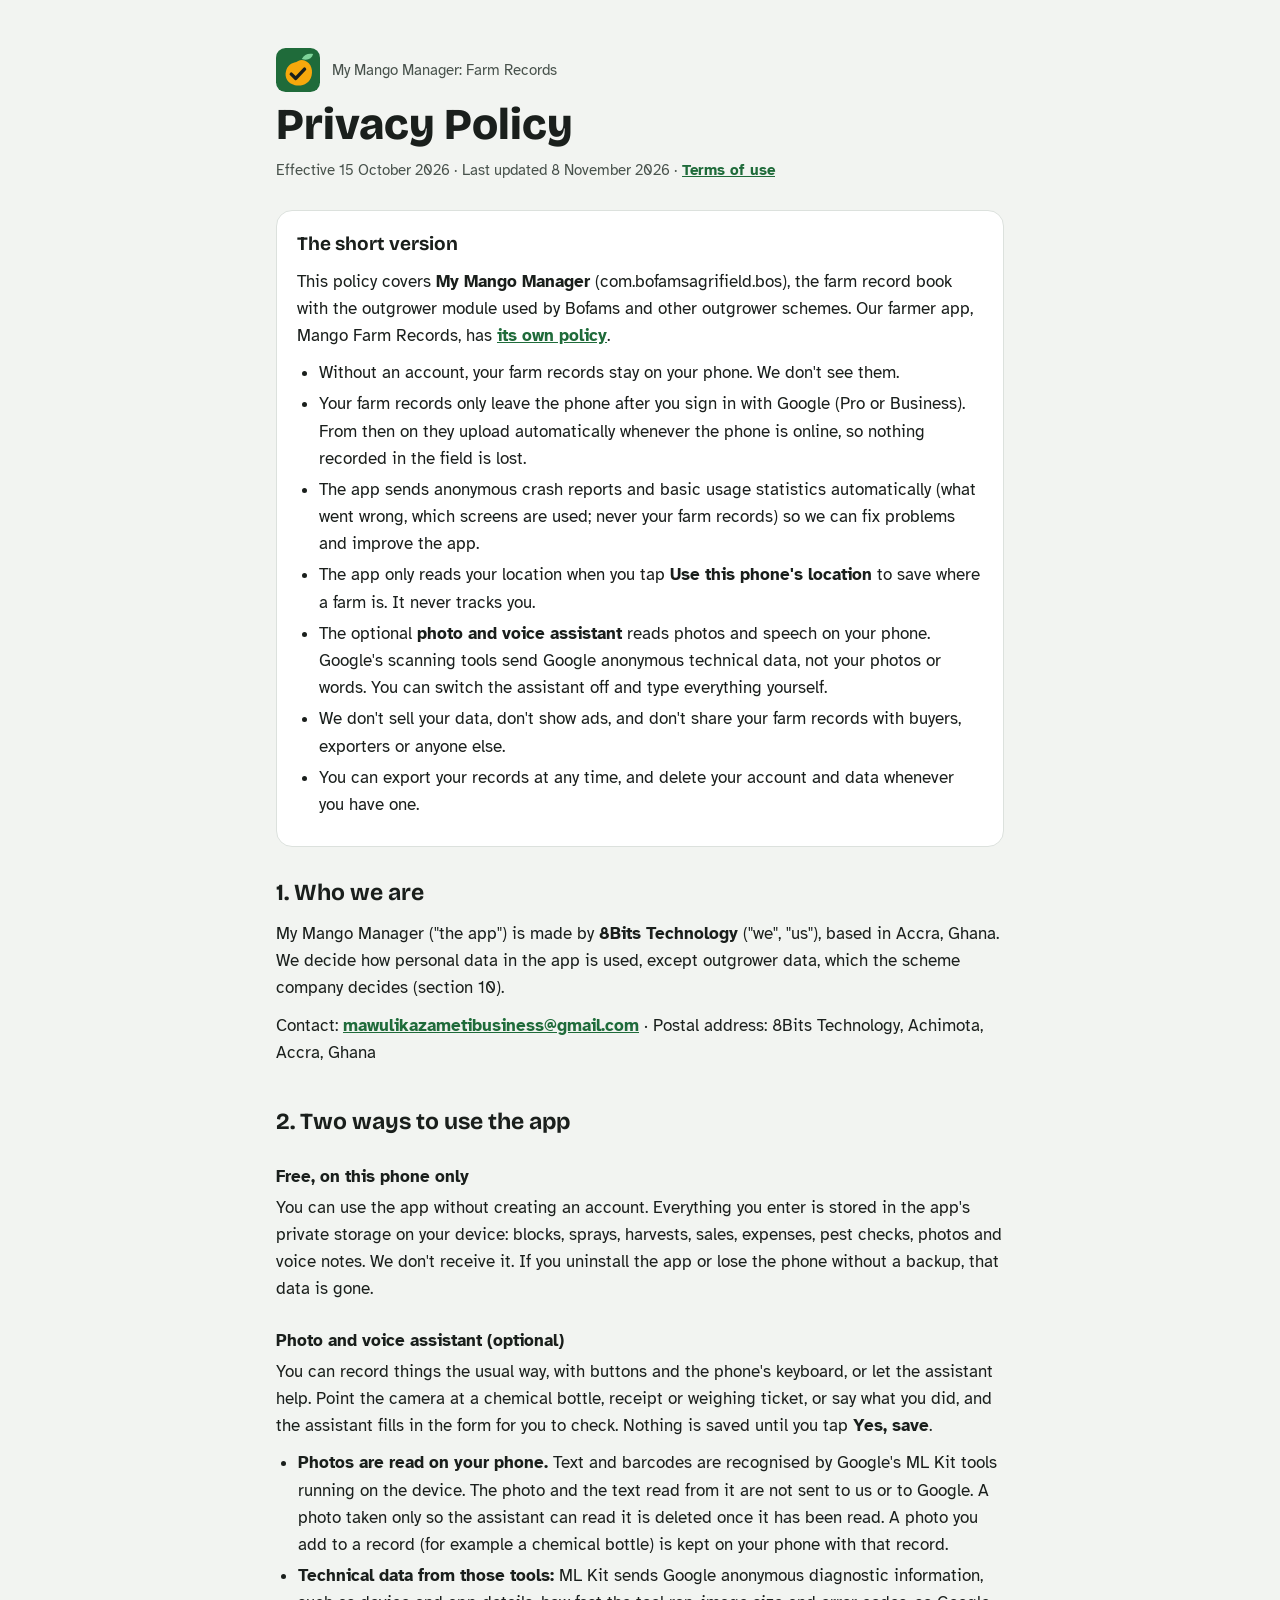
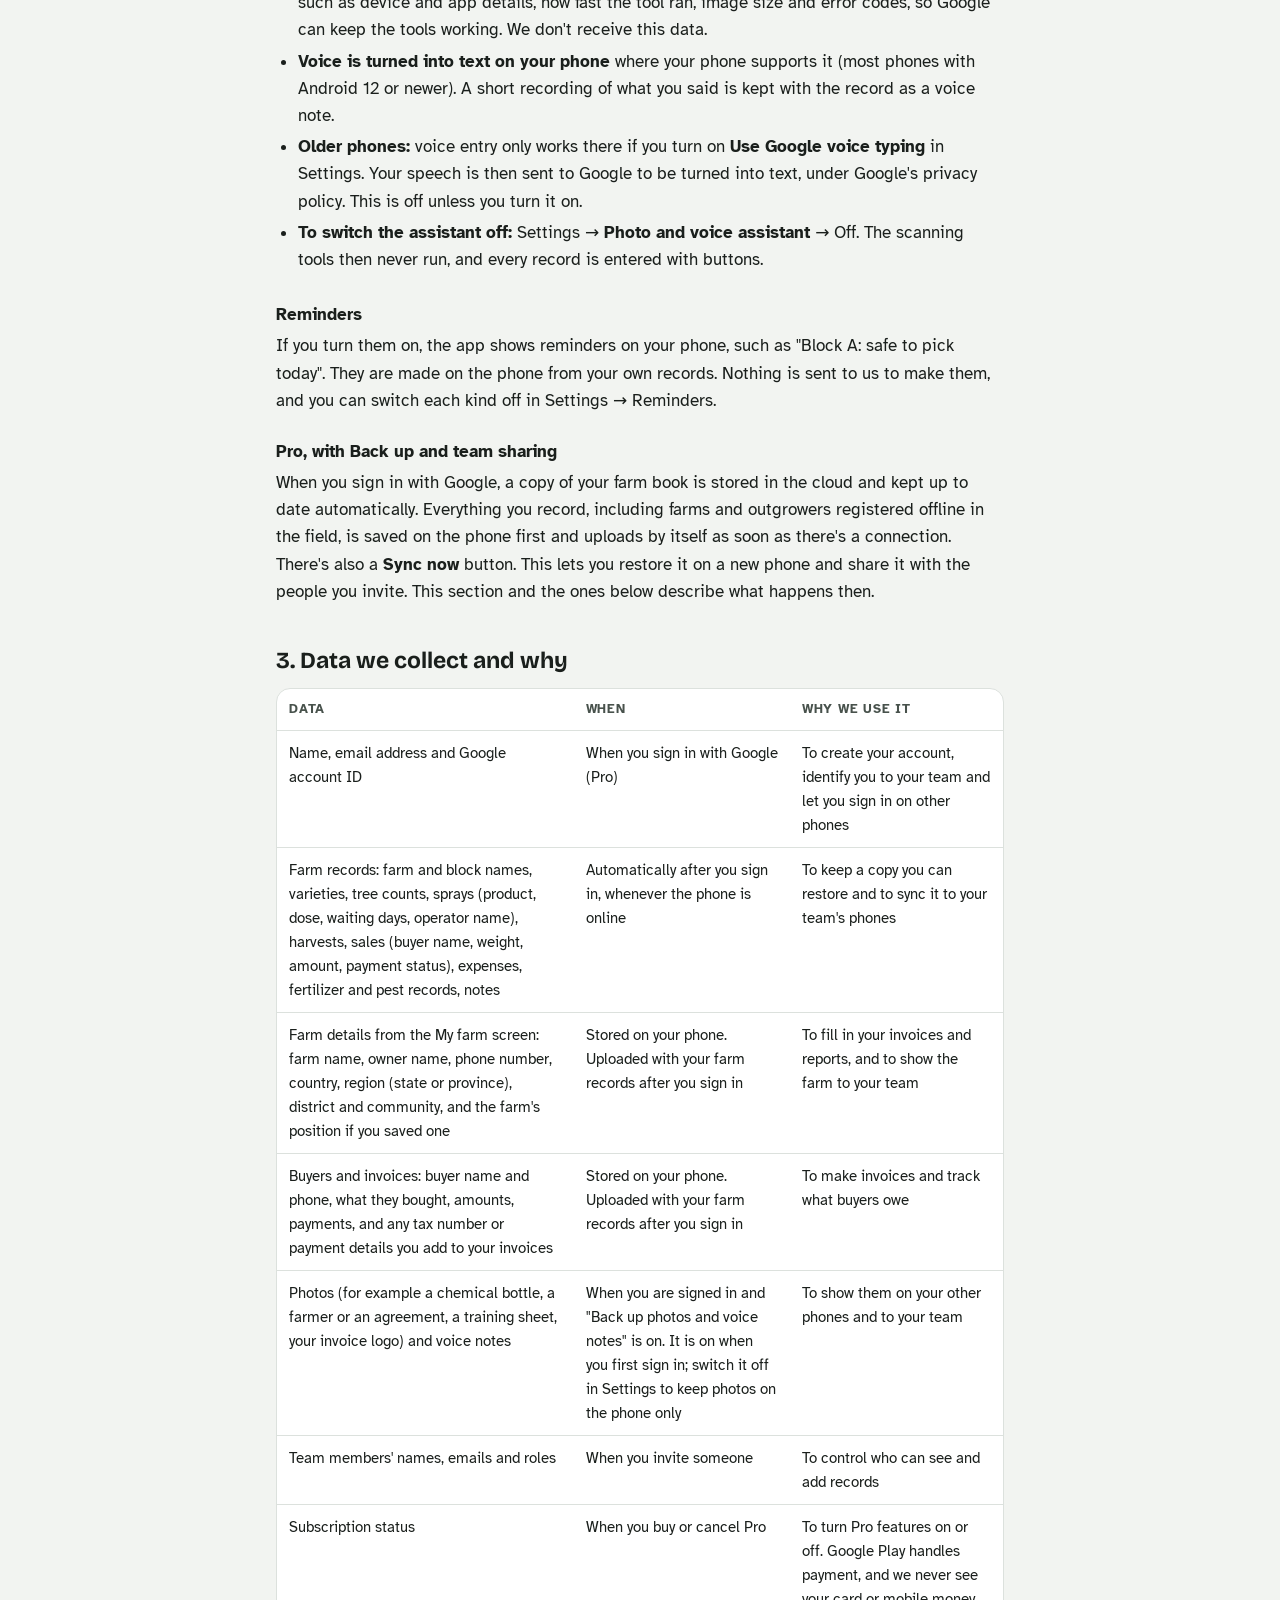
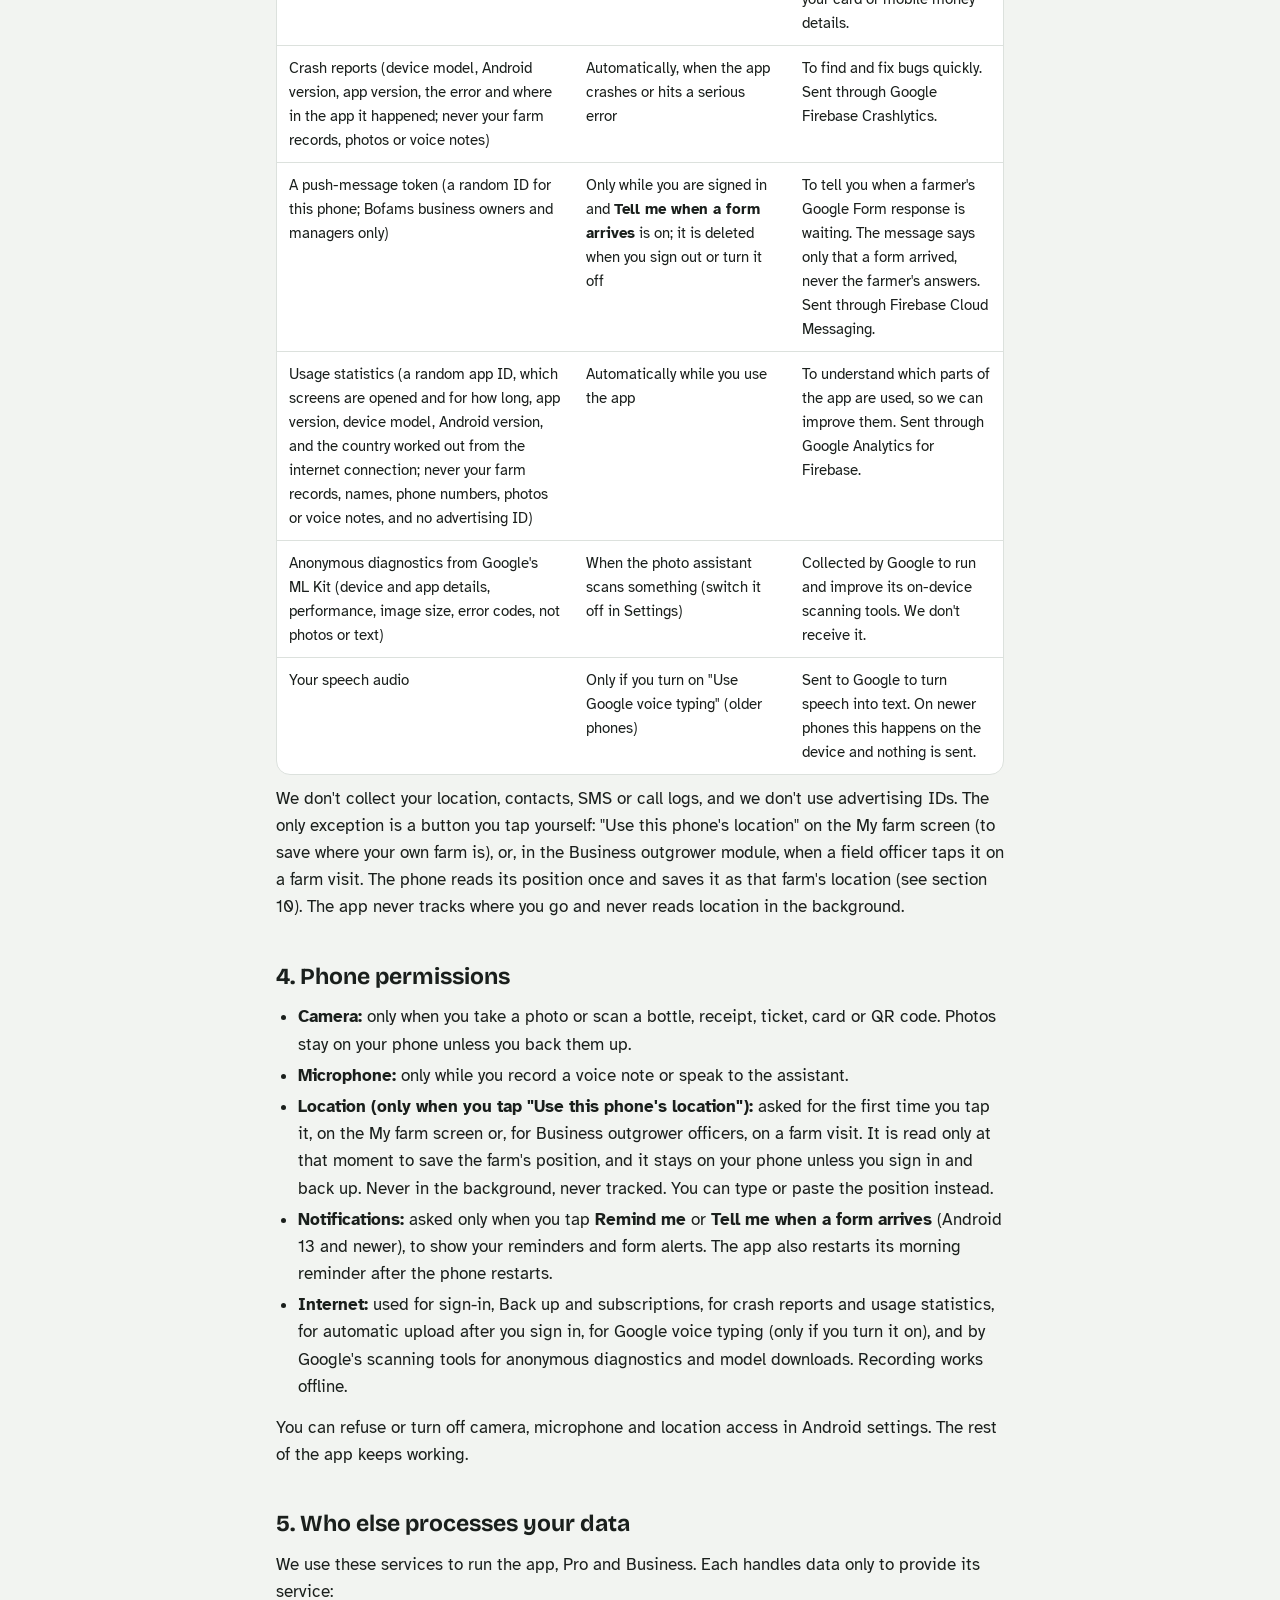
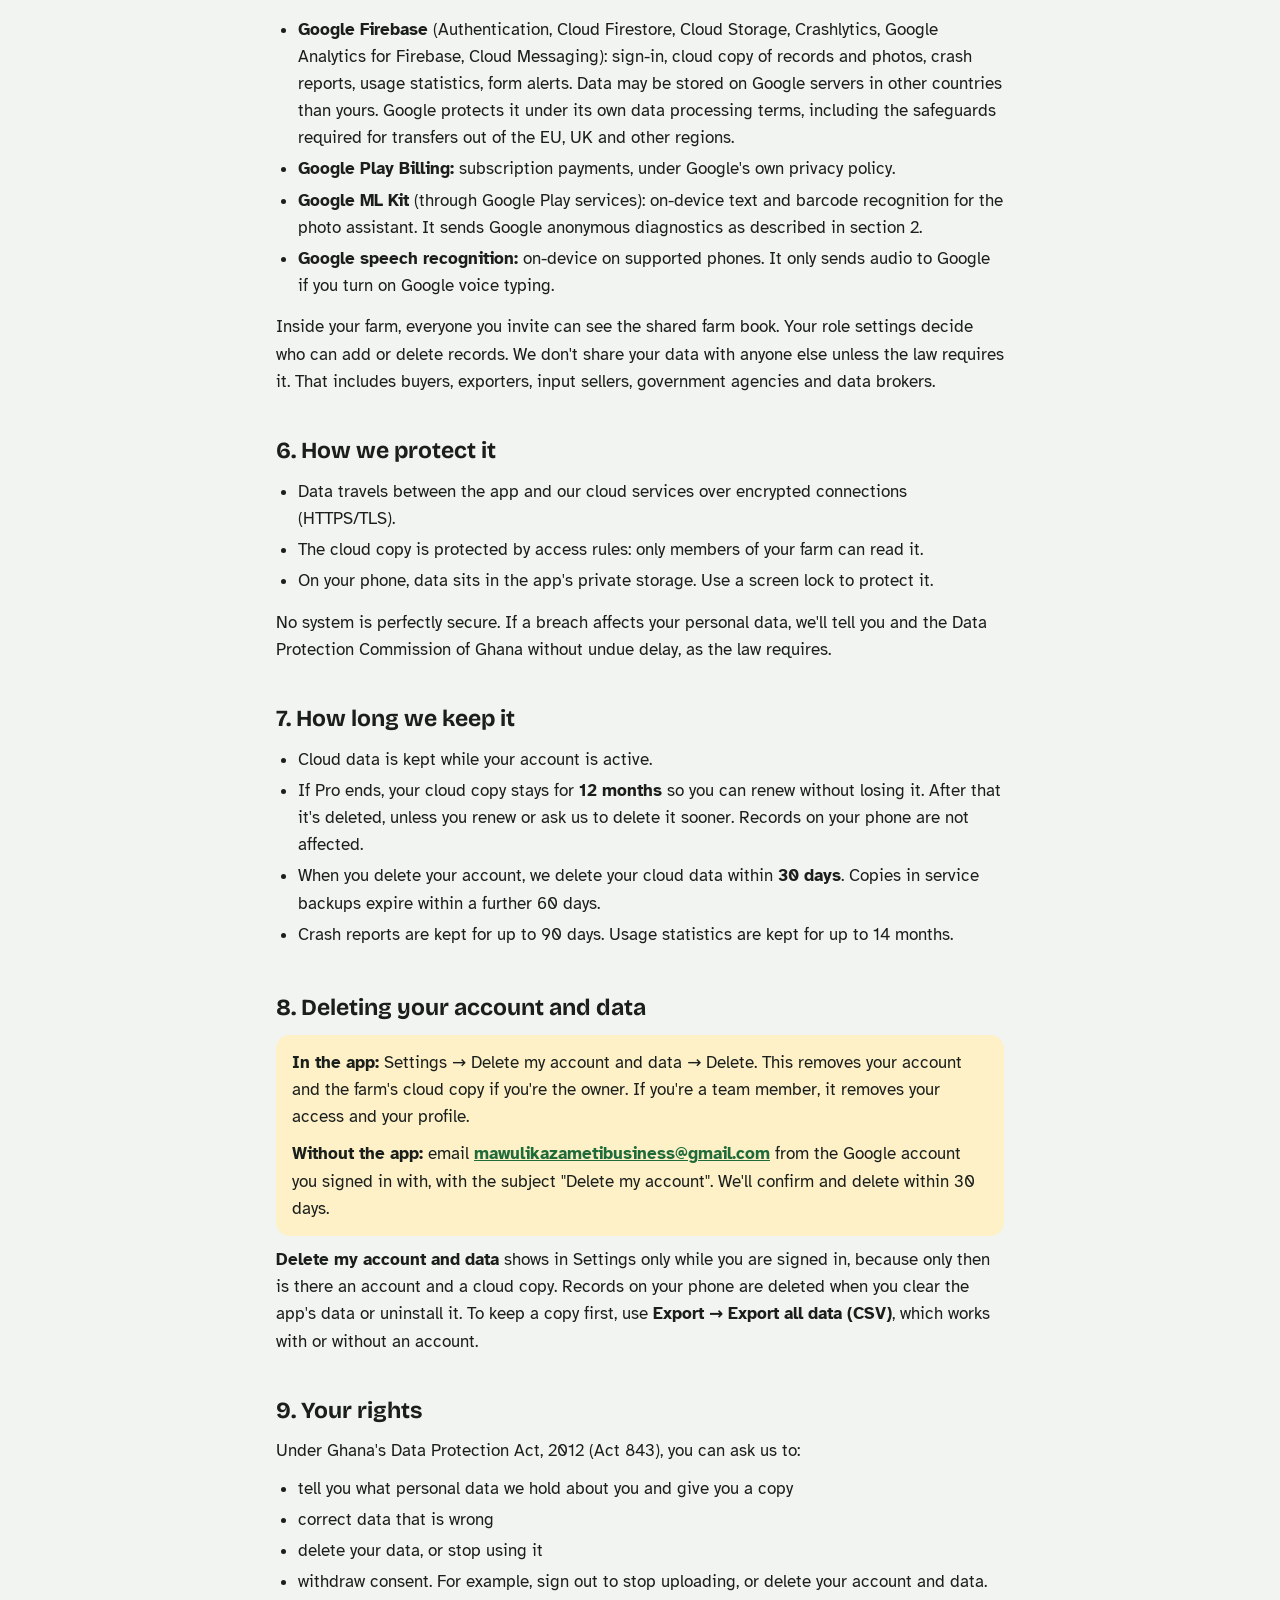
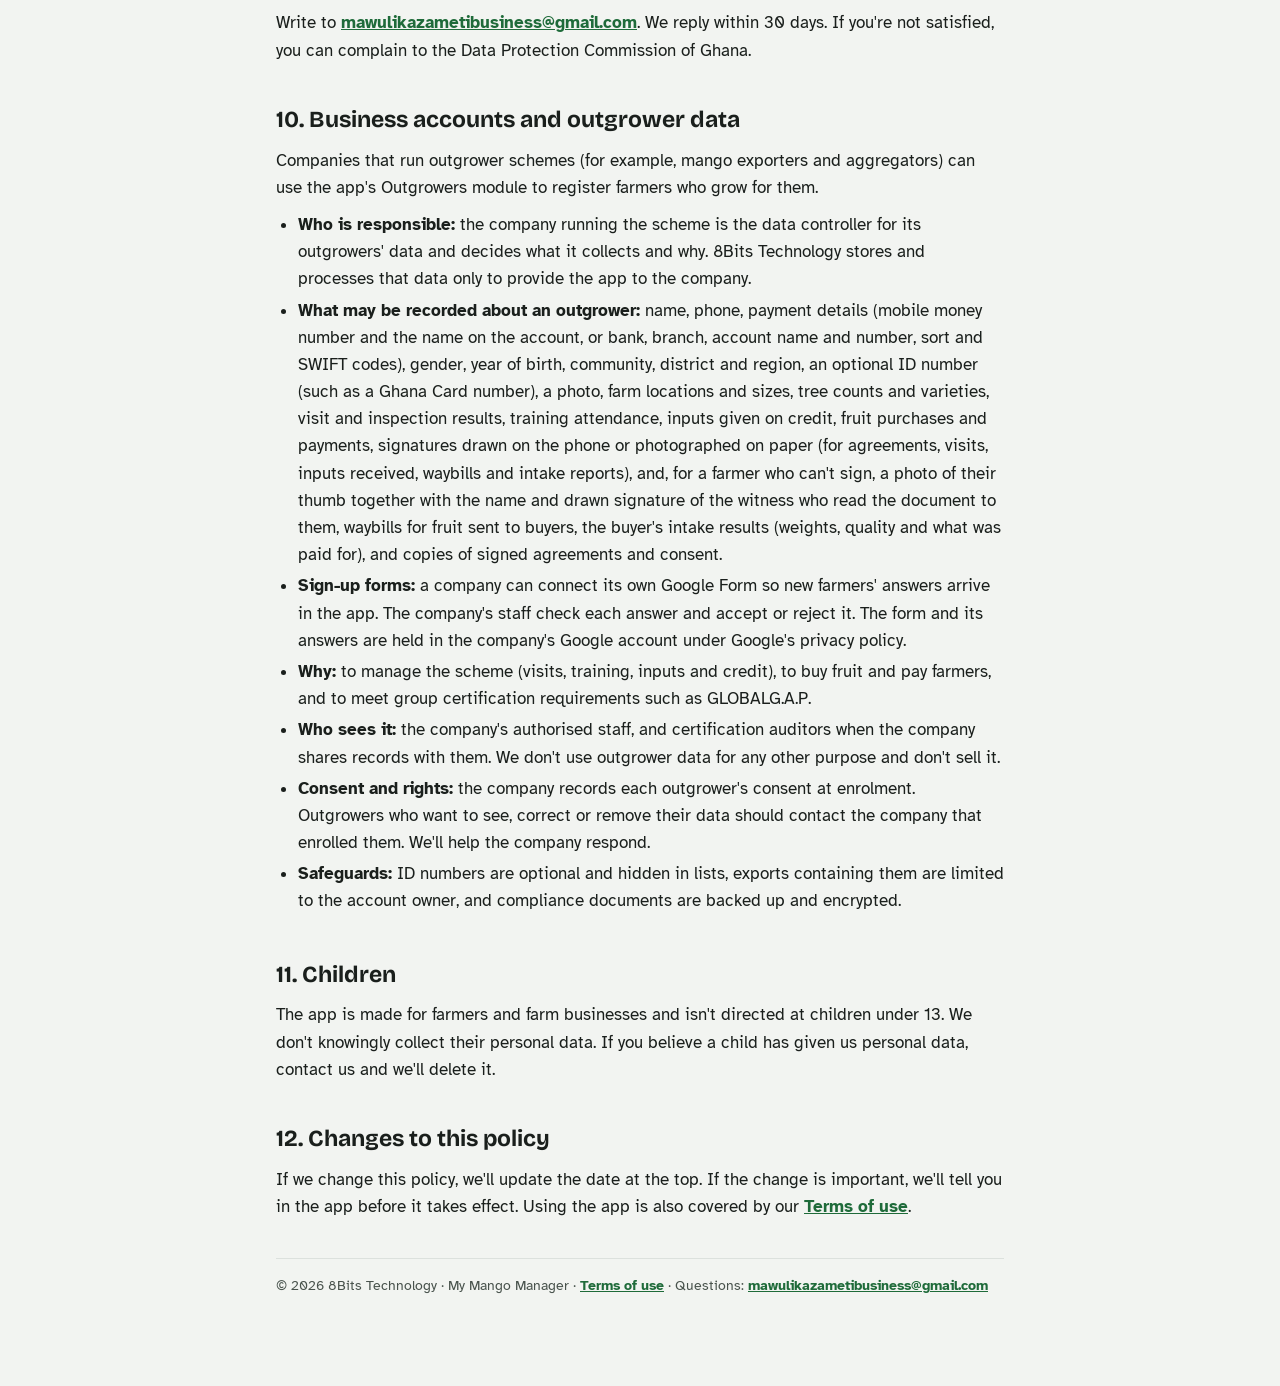
<file: bosprivacy.html>
<!doctype html>
<html lang="en">
<head>
<meta charset="utf-8">
<meta name="viewport" content="width=device-width,initial-scale=1,viewport-fit=cover">
<title>My Mango Manager Privacy Policy</title>
<meta name="description" content="How My Mango Manager handles your farm records and personal data.">
<link rel="stylesheet" href="https://fonts.googleapis.com/css2?family=Atkinson+Hyperlegible:wght@400;700&family=Bricolage+Grotesque:opsz,wght@12..96,700;12..96,800&display=swap">
<style>
/* Layout: single readable column, summary table up top, numbered policy sections below */
:root{
  --bg:#F2F4F1; --surface:#FFFFFF; --fg:#1A1F1C; --muted:#48524C; --line:#DCE1DD;
  --leaf:#1F6B3A; --mango:#F2A007; --mango-soft:#FEF0C7;
  --f-display:"Bricolage Grotesque","Segoe UI",system-ui,sans-serif;
  --f-body:"Atkinson Hyperlegible",system-ui,-apple-system,"Segoe UI",sans-serif;
}
@media (prefers-color-scheme: dark){:root:not([data-theme="light"]){
  --bg:#0F1612; --surface:#17211B; --fg:#E7EEE9; --muted:#A3B1A8; --line:#2A3A30;
  --leaf:#6FD08A; --mango:#F5AD33; --mango-soft:#3A2A0C; color-scheme:dark}}
:root[data-theme="dark"]{
  --bg:#0F1612; --surface:#17211B; --fg:#E7EEE9; --muted:#A3B1A8; --line:#2A3A30;
  --leaf:#6FD08A; --mango:#F5AD33; --mango-soft:#3A2A0C; color-scheme:dark}
*{box-sizing:border-box}
body{background:var(--bg);color:var(--fg);font-family:var(--f-body);font-size:17px;line-height:1.6}
.wrap{max-width:760px;margin:0 auto;padding-block:40px 80px;padding-left:max(16px,env(safe-area-inset-left,0px));padding-right:max(16px,env(safe-area-inset-right,0px));display:flex;flex-direction:column;gap:28px}
header{display:flex;flex-direction:column;gap:10px}
.brand{display:flex;align-items:center;gap:12px}
h1{font-family:var(--f-display);font-weight:800;font-size:clamp(30px,6vw,44px);line-height:1.05;margin:0;text-wrap:balance}
.meta{color:var(--muted);font-size:15px}
h2{font-family:var(--f-display);font-weight:700;font-size:23px;margin:0 0 8px;text-wrap:balance}
h3{font-size:17px;margin:14px 0 4px}
section{display:flex;flex-direction:column}
p{margin:0 0 10px;max-width:68ch}
ul{margin:0 0 10px;padding-left:22px;max-width:68ch}
li{margin-bottom:4px}
a{color:var(--leaf);font-weight:700}
a:focus-visible{outline:3px solid var(--mango);outline-offset:2px}
.summary{background:var(--surface);border:1px solid var(--line);border-radius:16px;padding:18px 20px}
.summary h2{font-size:19px}
.tablebox{overflow-x:auto;background:var(--surface);border:1px solid var(--line);border-radius:14px}
table{border-collapse:collapse;width:100%;min-width:560px;font-size:15px}
th,td{text-align:left;vertical-align:top;padding:10px 12px;border-top:1px solid var(--line)}
th{border-top:0;font-size:13px;letter-spacing:.06em;text-transform:uppercase;color:var(--muted)}
.callout{background:var(--mango-soft);border-radius:14px;padding:14px 16px}
.ph{background:var(--mango-soft);padding:0 4px;border-radius:4px}
footer{color:var(--muted);font-size:14px;border-top:1px solid var(--line);padding-top:16px}
</style>
</head>
<body>

<div class="wrap">
<header>
  <div class="brand">
    <svg width="44" height="44" viewBox="0 0 512 512" aria-hidden="true"><rect width="512" height="512" rx="112" fill="#1F6B3A"/><path d="M300 128c26-52 78-72 132-58-16 56-66 80-132 58z" fill="#7FD49A"/><path d="M300 140C392 148 436 236 414 322C394 410 304 452 220 432C138 412 96 342 116 270C130 214 172 180 214 170C246 162 270 140 300 140Z" fill="#F7A80C"/><path d="M178 304l52 50 102-108" stroke="#1A1F1C" stroke-width="40" stroke-linecap="round" stroke-linejoin="round" fill="none"/></svg>
    <span class="meta">My Mango Manager: Farm Records</span>
  </div>
  <h1>Privacy Policy</h1>
  <span class="meta">Effective 15 October 2026 · Last updated 8 November 2026 · <a href="/bosterms.html">Terms of use</a></span>
</header>

<div class="summary">
  <h2>The short version</h2>
  <p>This policy covers <b>My Mango Manager</b> (com.bofamsagrifield.bos), the farm record book with the outgrower module used by Bofams and other outgrower schemes. Our farmer app, Mango Farm Records, has <a href="/mangoprivacy.html">its own policy</a>.</p>
  <ul>
    <li>Without an account, your farm records stay on your phone. We don't see them.</li>
    <li>Your farm records only leave the phone after you sign in with Google (Pro or Business). From then on they upload automatically whenever the phone is online, so nothing recorded in the field is lost.</li>
    <li>The app sends anonymous crash reports and basic usage statistics automatically (what went wrong, which screens are used; never your farm records) so we can fix problems and improve the app.</li>
    <li>The app only reads your location when you tap <b>Use this phone's location</b> to save where a farm is. It never tracks you.</li>
    <li>The optional <b>photo and voice assistant</b> reads photos and speech on your phone. Google's scanning tools send Google anonymous technical data, not your photos or words. You can switch the assistant off and type everything yourself.</li>
    <li>We don't sell your data, don't show ads, and don't share your farm records with buyers, exporters or anyone else.</li>
    <li>You can export your records at any time, and delete your account and data whenever you have one.</li>
  </ul>
</div>

<section>
  <h2>1. Who we are</h2>
  <p>My Mango Manager ("the app") is made by <b>8Bits Technology</b> ("we", "us"), based in Accra, Ghana. We decide how personal data in the app is used, except outgrower data, which the scheme company decides (section 10).</p>
  <p>Contact: <a href="mailto:mawulikazametibusiness@gmail.com">mawulikazametibusiness@gmail.com</a> · Postal address: 8Bits Technology, Achimota, Accra, Ghana</p>
</section>

<section>
  <h2>2. Two ways to use the app</h2>
  <h3>Free, on this phone only</h3>
  <p>You can use the app without creating an account. Everything you enter is stored in the app's private storage on your device: blocks, sprays, harvests, sales, expenses, pest checks, photos and voice notes. We don't receive it. If you uninstall the app or lose the phone without a backup, that data is gone.</p>
  <h3>Photo and voice assistant (optional)</h3>
  <p>You can record things the usual way, with buttons and the phone's keyboard, or let the assistant help. Point the camera at a chemical bottle, receipt or weighing ticket, or say what you did, and the assistant fills in the form for you to check. Nothing is saved until you tap <b>Yes, save</b>.</p>
  <ul>
    <li><b>Photos are read on your phone.</b> Text and barcodes are recognised by Google's ML Kit tools running on the device. The photo and the text read from it are not sent to us or to Google. A photo taken only so the assistant can read it is deleted once it has been read. A photo you add to a record (for example a chemical bottle) is kept on your phone with that record.</li>
    <li><b>Technical data from those tools:</b> ML Kit sends Google anonymous diagnostic information, such as device and app details, how fast the tool ran, image size and error codes, so Google can keep the tools working. We don't receive this data.</li>
    <li><b>Voice is turned into text on your phone</b> where your phone supports it (most phones with Android 12 or newer). A short recording of what you said is kept with the record as a voice note.</li>
    <li><b>Older phones:</b> voice entry only works there if you turn on <b>Use Google voice typing</b> in Settings. Your speech is then sent to Google to be turned into text, under Google's privacy policy. This is off unless you turn it on.</li>
    <li><b>To switch the assistant off:</b> Settings → <b>Photo and voice assistant</b> → Off. The scanning tools then never run, and every record is entered with buttons.</li>
  </ul>
  <h3>Reminders</h3>
  <p>If you turn them on, the app shows reminders on your phone, such as "Block A: safe to pick today". They are made on the phone from your own records. Nothing is sent to us to make them, and you can switch each kind off in Settings → Reminders.</p>
  <h3>Pro, with Back up and team sharing</h3>
  <p>When you sign in with Google, a copy of your farm book is stored in the cloud and kept up to date automatically. Everything you record, including farms and outgrowers registered offline in the field, is saved on the phone first and uploads by itself as soon as there's a connection. There's also a <b>Sync now</b> button. This lets you restore it on a new phone and share it with the people you invite. This section and the ones below describe what happens then.</p>
</section>

<section>
  <h2>3. Data we collect and why</h2>
  <div class="tablebox">
  <table>
    <thead><tr><th>Data</th><th>When</th><th>Why we use it</th></tr></thead>
    <tbody>
      <tr><td>Name, email address and Google account ID</td><td>When you sign in with Google (Pro)</td><td>To create your account, identify you to your team and let you sign in on other phones</td></tr>
      <tr><td>Farm records: farm and block names, varieties, tree counts, sprays (product, dose, waiting days, operator name), harvests, sales (buyer name, weight, amount, payment status), expenses, fertilizer and pest records, notes</td><td>Automatically after you sign in, whenever the phone is online</td><td>To keep a copy you can restore and to sync it to your team's phones</td></tr>
      <tr><td>Farm details from the My farm screen: farm name, owner name, phone number, country, region (state or province), district and community, and the farm's position if you saved one</td><td>Stored on your phone. Uploaded with your farm records after you sign in</td><td>To fill in your invoices and reports, and to show the farm to your team</td></tr>
      <tr><td>Buyers and invoices: buyer name and phone, what they bought, amounts, payments, and any tax number or payment details you add to your invoices</td><td>Stored on your phone. Uploaded with your farm records after you sign in</td><td>To make invoices and track what buyers owe</td></tr>
      <tr><td>Photos (for example a chemical bottle, a farmer or an agreement, a training sheet, your invoice logo) and voice notes</td><td>When you are signed in and "Back up photos and voice notes" is on. It is on when you first sign in; switch it off in Settings to keep photos on the phone only</td><td>To show them on your other phones and to your team</td></tr>
      <tr><td>Team members' names, emails and roles</td><td>When you invite someone</td><td>To control who can see and add records</td></tr>
      <tr><td>Subscription status</td><td>When you buy or cancel Pro</td><td>To turn Pro features on or off. Google Play handles payment, and we never see your card or mobile money details.</td></tr>
      <tr><td>Crash reports (device model, Android version, app version, the error and where in the app it happened; never your farm records, photos or voice notes)</td><td>Automatically, when the app crashes or hits a serious error</td><td>To find and fix bugs quickly. Sent through Google Firebase Crashlytics.</td></tr>
      <tr><td>A push-message token (a random ID for this phone; Bofams business owners and managers only)</td><td>Only while you are signed in and <b>Tell me when a form arrives</b> is on; it is deleted when you sign out or turn it off</td><td>To tell you when a farmer's Google Form response is waiting. The message says only that a form arrived, never the farmer's answers. Sent through Firebase Cloud Messaging.</td></tr>
      <tr><td>Usage statistics (a random app ID, which screens are opened and for how long, app version, device model, Android version, and the country worked out from the internet connection; never your farm records, names, phone numbers, photos or voice notes, and no advertising ID)</td><td>Automatically while you use the app</td><td>To understand which parts of the app are used, so we can improve them. Sent through Google Analytics for Firebase.</td></tr>
      <tr><td>Anonymous diagnostics from Google's ML Kit (device and app details, performance, image size, error codes, not photos or text)</td><td>When the photo assistant scans something (switch it off in Settings)</td><td>Collected by Google to run and improve its on-device scanning tools. We don't receive it.</td></tr>
      <tr><td>Your speech audio</td><td>Only if you turn on "Use Google voice typing" (older phones)</td><td>Sent to Google to turn speech into text. On newer phones this happens on the device and nothing is sent.</td></tr>
    </tbody>
  </table>
  </div>
  <p style="margin-top:10px">We don't collect your location, contacts, SMS or call logs, and we don't use advertising IDs. The only exception is a button you tap yourself: "Use this phone's location" on the My farm screen (to save where your own farm is), or, in the Business outgrower module, when a field officer taps it on a farm visit. The phone reads its position once and saves it as that farm's location (see section 10). The app never tracks where you go and never reads location in the background.</p>
</section>

<section>
  <h2>4. Phone permissions</h2>
  <ul>
    <li><b>Camera:</b> only when you take a photo or scan a bottle, receipt, ticket, card or QR code. Photos stay on your phone unless you back them up.</li>
    <li><b>Microphone:</b> only while you record a voice note or speak to the assistant.</li>
    <li><b>Location (only when you tap "Use this phone's location"):</b> asked for the first time you tap it, on the My farm screen or, for Business outgrower officers, on a farm visit. It is read only at that moment to save the farm's position, and it stays on your phone unless you sign in and back up. Never in the background, never tracked. You can type or paste the position instead.</li>
    <li><b>Notifications:</b> asked only when you tap <b>Remind me</b> or <b>Tell me when a form arrives</b> (Android 13 and newer), to show your reminders and form alerts. The app also restarts its morning reminder after the phone restarts.</li>
    <li><b>Internet:</b> used for sign-in, Back up and subscriptions, for crash reports and usage statistics, for automatic upload after you sign in, for Google voice typing (only if you turn it on), and by Google's scanning tools for anonymous diagnostics and model downloads. Recording works offline.</li>
  </ul>
  <p>You can refuse or turn off camera, microphone and location access in Android settings. The rest of the app keeps working.</p>
</section>

<section>
  <h2>5. Who else processes your data</h2>
  <p>We use these services to run the app, Pro and Business. Each handles data only to provide its service:</p>
  <ul>
    <li><b>Google Firebase</b> (Authentication, Cloud Firestore, Cloud Storage, Crashlytics, Google Analytics for Firebase, Cloud Messaging): sign-in, cloud copy of records and photos, crash reports, usage statistics, form alerts. Data may be stored on Google servers in other countries than yours. Google protects it under its own data processing terms, including the safeguards required for transfers out of the EU, UK and other regions.</li>
    <li><b>Google Play Billing:</b> subscription payments, under Google's own privacy policy.</li>
    <li><b>Google ML Kit</b> (through Google Play services): on-device text and barcode recognition for the photo assistant. It sends Google anonymous diagnostics as described in section 2.</li>
    <li><b>Google speech recognition:</b> on-device on supported phones. It only sends audio to Google if you turn on Google voice typing.</li>
  </ul>
  <p>Inside your farm, everyone you invite can see the shared farm book. Your role settings decide who can add or delete records. We don't share your data with anyone else unless the law requires it. That includes buyers, exporters, input sellers, government agencies and data brokers.</p>
</section>

<section>
  <h2>6. How we protect it</h2>
  <ul>
    <li>Data travels between the app and our cloud services over encrypted connections (HTTPS/TLS).</li>
    <li>The cloud copy is protected by access rules: only members of your farm can read it.</li>
    <li>On your phone, data sits in the app's private storage. Use a screen lock to protect it.</li>
  </ul>
  <p>No system is perfectly secure. If a breach affects your personal data, we'll tell you and the Data Protection Commission of Ghana without undue delay, as the law requires.</p>
</section>

<section>
  <h2>7. How long we keep it</h2>
  <ul>
    <li>Cloud data is kept while your account is active.</li>
    <li>If Pro ends, your cloud copy stays for <b>12 months</b> so you can renew without losing it. After that it's deleted, unless you renew or ask us to delete it sooner. Records on your phone are not affected.</li>
    <li>When you delete your account, we delete your cloud data within <b>30 days</b>. Copies in service backups expire within a further 60 days.</li>
    <li>Crash reports are kept for up to 90 days. Usage statistics are kept for up to 14 months.</li>
  </ul>
</section>

<section id="delete">
  <h2>8. Deleting your account and data</h2>
  <div class="callout">
    <p><b>In the app:</b> Settings → Delete my account and data → Delete. This removes your account and the farm's cloud copy if you're the owner. If you're a team member, it removes your access and your profile.</p>
    <p style="margin:0"><b>Without the app:</b> email <a href="mailto:mawulikazametibusiness@gmail.com">mawulikazametibusiness@gmail.com</a> from the Google account you signed in with, with the subject "Delete my account". We'll confirm and delete within 30 days.</p>
  </div>
  <p style="margin-top:10px"><b>Delete my account and data</b> shows in Settings only while you are signed in, because only then is there an account and a cloud copy. Records on your phone are deleted when you clear the app's data or uninstall it. To keep a copy first, use <b>Export → Export all data (CSV)</b>, which works with or without an account.</p>
</section>

<section>
  <h2>9. Your rights</h2>
  <p>Under Ghana's Data Protection Act, 2012 (Act 843), you can ask us to:</p>
  <ul>
    <li>tell you what personal data we hold about you and give you a copy</li>
    <li>correct data that is wrong</li>
    <li>delete your data, or stop using it</li>
    <li>withdraw consent. For example, sign out to stop uploading, or delete your account and data.</li>
  </ul>
  <p>Write to <a href="mailto:mawulikazametibusiness@gmail.com">mawulikazametibusiness@gmail.com</a>. We reply within 30 days. If you're not satisfied, you can complain to the Data Protection Commission of Ghana.</p>
</section>

<section id="business">
  <h2>10. Business accounts and outgrower data</h2>
  <p>Companies that run outgrower schemes (for example, mango exporters and aggregators) can use the app's Outgrowers module to register farmers who grow for them.</p>
  <ul>
    <li><b>Who is responsible:</b> the company running the scheme is the data controller for its outgrowers' data and decides what it collects and why. 8Bits Technology stores and processes that data only to provide the app to the company.</li>
    <li><b>What may be recorded about an outgrower:</b> name, phone, payment details (mobile money number and the name on the account, or bank, branch, account name and number, sort and SWIFT codes), gender, year of birth, community, district and region, an optional ID number (such as a Ghana Card number), a photo, farm locations and sizes, tree counts and varieties, visit and inspection results, training attendance, inputs given on credit, fruit purchases and payments, signatures drawn on the phone or photographed on paper (for agreements, visits, inputs received, waybills and intake reports), and, for a farmer who can't sign, a photo of their thumb together with the name and drawn signature of the witness who read the document to them, waybills for fruit sent to buyers, the buyer's intake results (weights, quality and what was paid for), and copies of signed agreements and consent.</li>
    <li><b>Sign-up forms:</b> a company can connect its own Google Form so new farmers' answers arrive in the app. The company's staff check each answer and accept or reject it. The form and its answers are held in the company's Google account under Google's privacy policy.</li>
    <li><b>Why:</b> to manage the scheme (visits, training, inputs and credit), to buy fruit and pay farmers, and to meet group certification requirements such as GLOBALG.A.P.</li>
    <li><b>Who sees it:</b> the company's authorised staff, and certification auditors when the company shares records with them. We don't use outgrower data for any other purpose and don't sell it.</li>
    <li><b>Consent and rights:</b> the company records each outgrower's consent at enrolment. Outgrowers who want to see, correct or remove their data should contact the company that enrolled them. We'll help the company respond.</li>
    <li><b>Safeguards:</b> ID numbers are optional and hidden in lists, exports containing them are limited to the account owner, and compliance documents are backed up and encrypted.</li>
  </ul>
</section>

<section>
  <h2>11. Children</h2>
  <p>The app is made for farmers and farm businesses and isn't directed at children under 13. We don't knowingly collect their personal data. If you believe a child has given us personal data, contact us and we'll delete it.</p>
</section>

<section>
  <h2>12. Changes to this policy</h2>
  <p>If we change this policy, we'll update the date at the top. If the change is important, we'll tell you in the app before it takes effect. Using the app is also covered by our <a href="/bosterms.html">Terms of use</a>.</p>
</section>

<footer>© 2026 8Bits Technology · My Mango Manager · <a href="/bosterms.html">Terms of use</a> · Questions: <a href="mailto:mawulikazametibusiness@gmail.com">mawulikazametibusiness@gmail.com</a></footer>
</div>
</body>
</html>
</file>
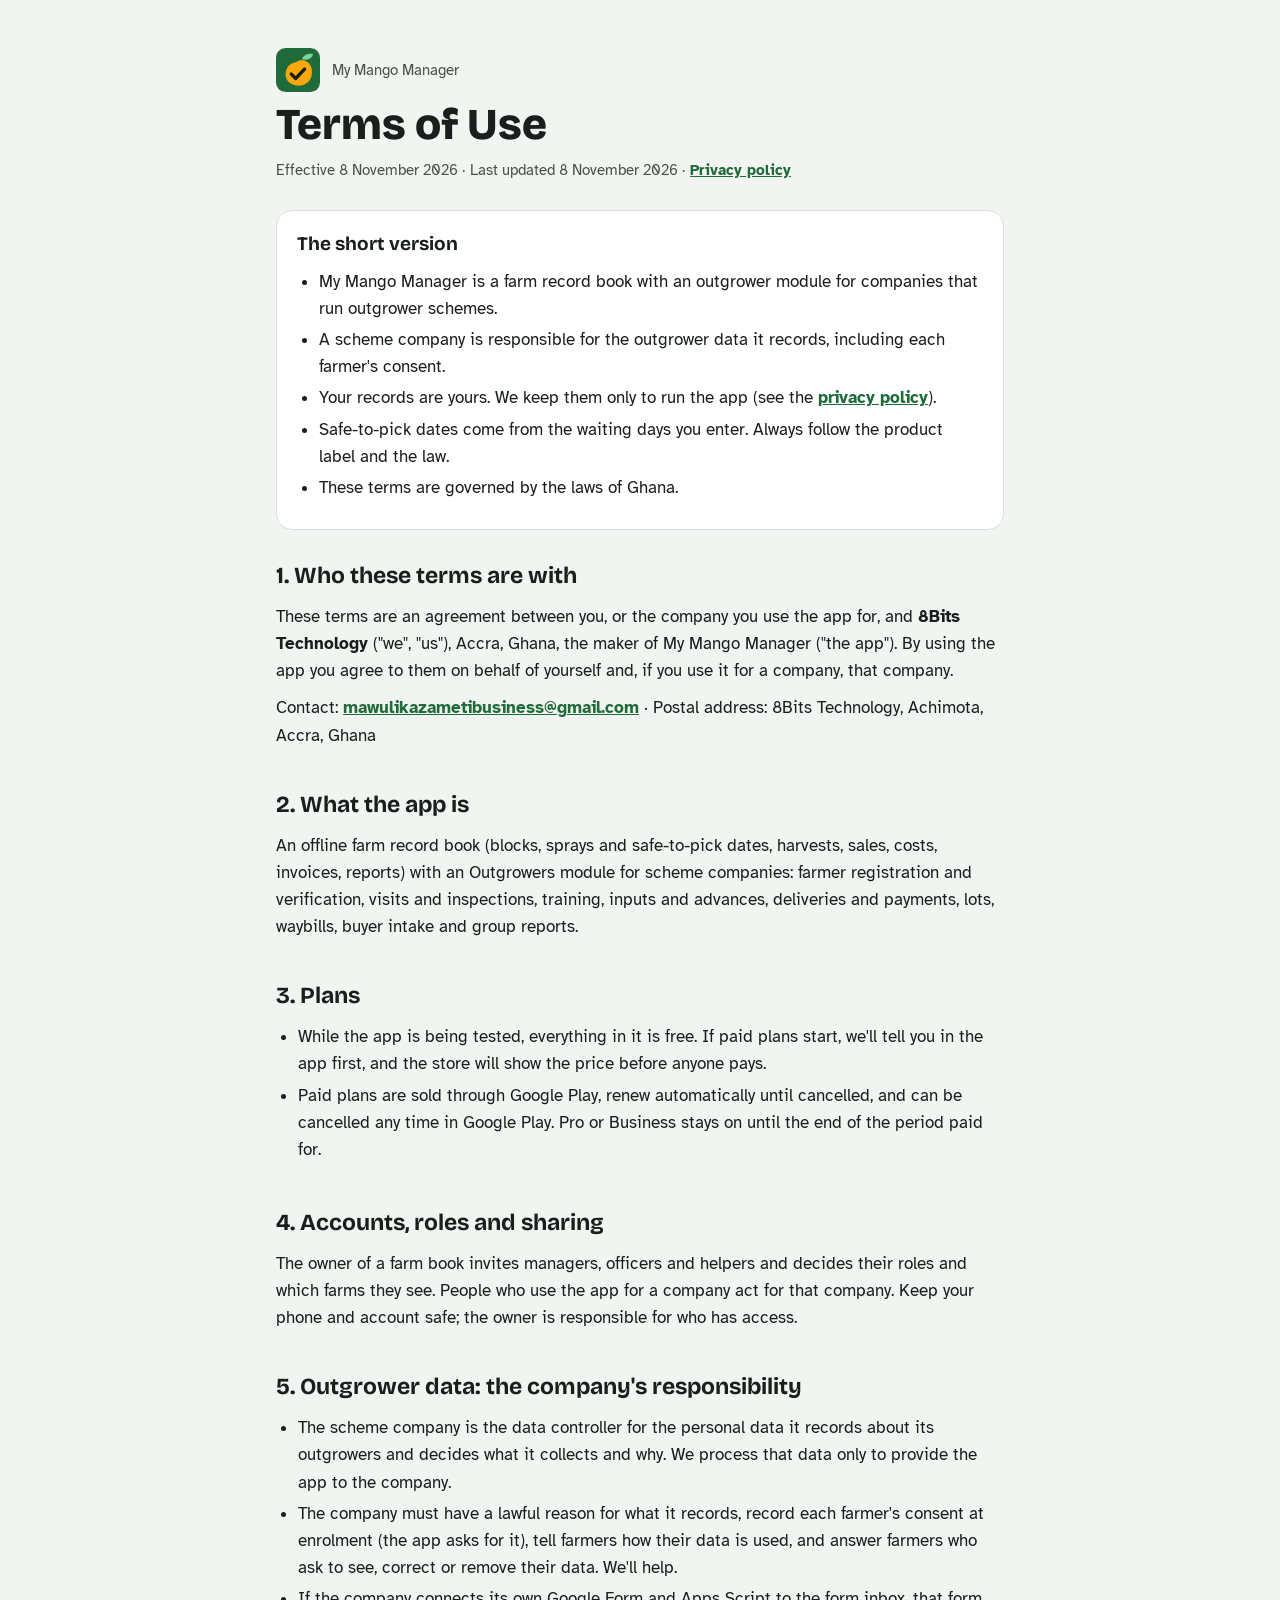
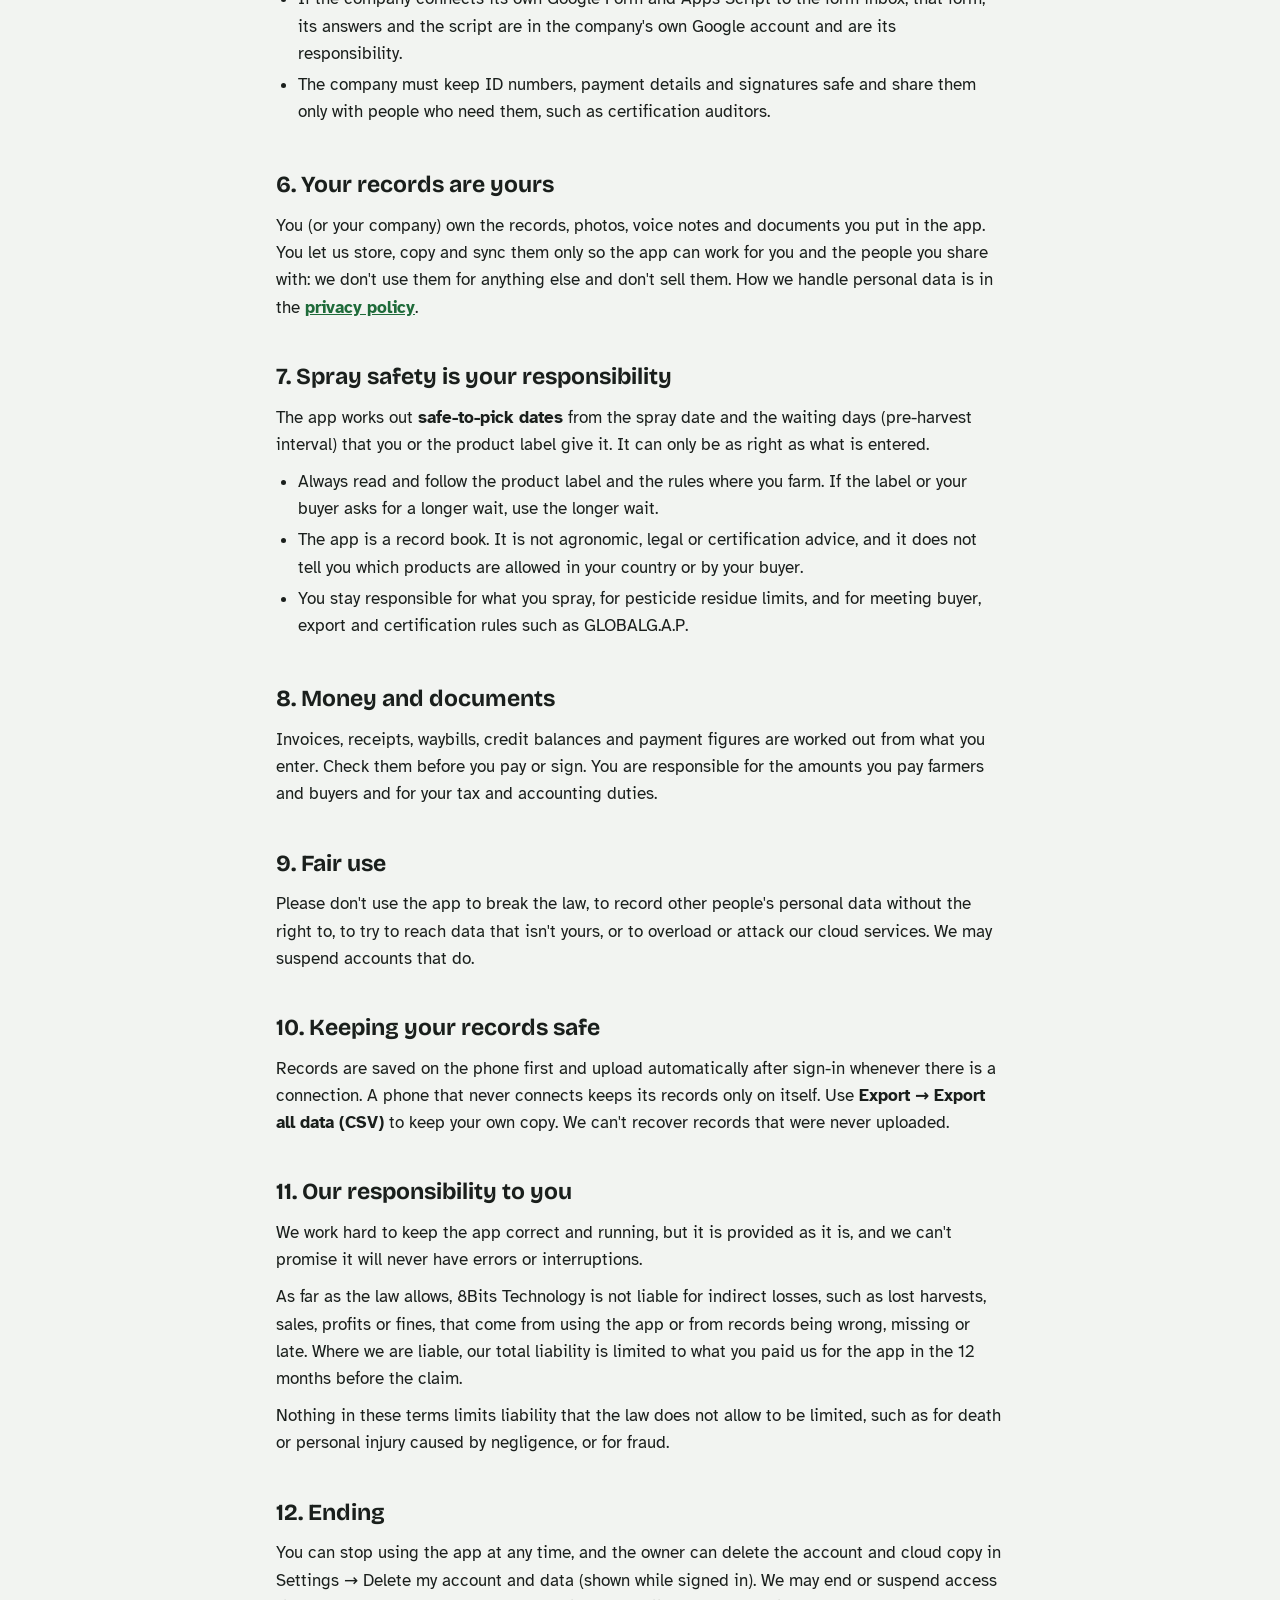
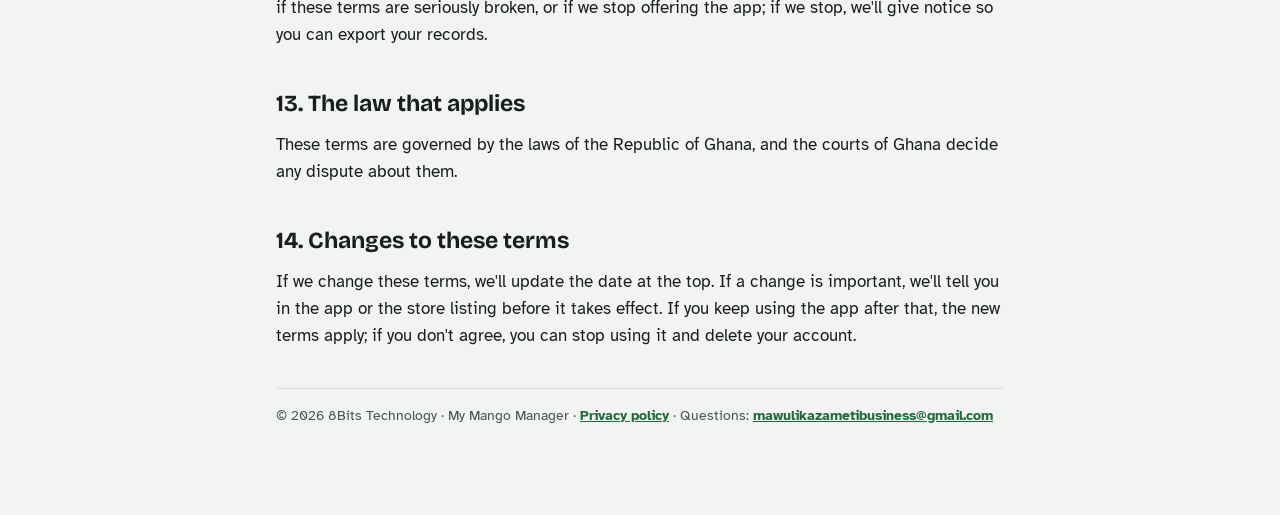
<file: bosterms.html>
<!doctype html>
<html lang="en">
<head>
<meta charset="utf-8">
<meta name="viewport" content="width=device-width,initial-scale=1,viewport-fit=cover">
<title>My Mango Manager Terms of Use</title>
<meta name="description" content="The terms for using My Mango Manager, the farm record book with an outgrower module.">
<link rel="stylesheet" href="https://fonts.googleapis.com/css2?family=Atkinson+Hyperlegible:wght@400;700&family=Bricolage+Grotesque:opsz,wght@12..96,700;12..96,800&display=swap">
<style>
/* Layout: single readable column, summary table up top, numbered policy sections below */
:root{
  --bg:#F2F4F1; --surface:#FFFFFF; --fg:#1A1F1C; --muted:#48524C; --line:#DCE1DD;
  --leaf:#1F6B3A; --mango:#F2A007; --mango-soft:#FEF0C7;
  --f-display:"Bricolage Grotesque","Segoe UI",system-ui,sans-serif;
  --f-body:"Atkinson Hyperlegible",system-ui,-apple-system,"Segoe UI",sans-serif;
}
@media (prefers-color-scheme: dark){:root:not([data-theme="light"]){
  --bg:#0F1612; --surface:#17211B; --fg:#E7EEE9; --muted:#A3B1A8; --line:#2A3A30;
  --leaf:#6FD08A; --mango:#F5AD33; --mango-soft:#3A2A0C; color-scheme:dark}}
:root[data-theme="dark"]{
  --bg:#0F1612; --surface:#17211B; --fg:#E7EEE9; --muted:#A3B1A8; --line:#2A3A30;
  --leaf:#6FD08A; --mango:#F5AD33; --mango-soft:#3A2A0C; color-scheme:dark}
*{box-sizing:border-box}
body{background:var(--bg);color:var(--fg);font-family:var(--f-body);font-size:17px;line-height:1.6}
.wrap{max-width:760px;margin:0 auto;padding-block:40px 80px;padding-left:max(16px,env(safe-area-inset-left,0px));padding-right:max(16px,env(safe-area-inset-right,0px));display:flex;flex-direction:column;gap:28px}
header{display:flex;flex-direction:column;gap:10px}
.brand{display:flex;align-items:center;gap:12px}
h1{font-family:var(--f-display);font-weight:800;font-size:clamp(30px,6vw,44px);line-height:1.05;margin:0;text-wrap:balance}
.meta{color:var(--muted);font-size:15px}
h2{font-family:var(--f-display);font-weight:700;font-size:23px;margin:0 0 8px;text-wrap:balance}
h3{font-size:17px;margin:14px 0 4px}
section{display:flex;flex-direction:column}
p{margin:0 0 10px;max-width:68ch}
ul{margin:0 0 10px;padding-left:22px;max-width:68ch}
li{margin-bottom:4px}
a{color:var(--leaf);font-weight:700}
a:focus-visible{outline:3px solid var(--mango);outline-offset:2px}
.summary{background:var(--surface);border:1px solid var(--line);border-radius:16px;padding:18px 20px}
.summary h2{font-size:19px}
.tablebox{overflow-x:auto;background:var(--surface);border:1px solid var(--line);border-radius:14px}
table{border-collapse:collapse;width:100%;min-width:560px;font-size:15px}
th,td{text-align:left;vertical-align:top;padding:10px 12px;border-top:1px solid var(--line)}
th{border-top:0;font-size:13px;letter-spacing:.06em;text-transform:uppercase;color:var(--muted)}
.callout{background:var(--mango-soft);border-radius:14px;padding:14px 16px}
.ph{background:var(--mango-soft);padding:0 4px;border-radius:4px}
footer{color:var(--muted);font-size:14px;border-top:1px solid var(--line);padding-top:16px}
</style>
</head>
<body>

<div class="wrap">
<header>
  <div class="brand">
    <svg width="44" height="44" viewBox="0 0 512 512" aria-hidden="true"><rect width="512" height="512" rx="112" fill="#1F6B3A"/><path d="M300 128c26-52 78-72 132-58-16 56-66 80-132 58z" fill="#7FD49A"/><path d="M300 140C392 148 436 236 414 322C394 410 304 452 220 432C138 412 96 342 116 270C130 214 172 180 214 170C246 162 270 140 300 140Z" fill="#F7A80C"/><path d="M178 304l52 50 102-108" stroke="#1A1F1C" stroke-width="40" stroke-linecap="round" stroke-linejoin="round" fill="none"/></svg>
    <span class="meta">My Mango Manager</span>
  </div>
  <h1>Terms of Use</h1>
  <span class="meta">Effective 8 November 2026 · Last updated 8 November 2026 · <a href="/bosprivacy.html">Privacy policy</a></span>
</header>

<div class="summary">
  <h2>The short version</h2>
  <ul>
    <li>My Mango Manager is a farm record book with an outgrower module for companies that run outgrower schemes.</li>
    <li>A scheme company is responsible for the outgrower data it records, including each farmer's consent.</li>
    <li>Your records are yours. We keep them only to run the app (see the <a href="/bosprivacy.html">privacy policy</a>).</li>
    <li>Safe-to-pick dates come from the waiting days you enter. Always follow the product label and the law.</li>
    <li>These terms are governed by the laws of Ghana.</li>
  </ul>
</div>

<section>
  <h2>1. Who these terms are with</h2>
  <p>These terms are an agreement between you, or the company you use the app for, and <b>8Bits Technology</b> ("we", "us"), Accra, Ghana, the maker of My Mango Manager ("the app"). By using the app you agree to them on behalf of yourself and, if you use it for a company, that company.</p>
  <p>Contact: <a href="mailto:mawulikazametibusiness@gmail.com">mawulikazametibusiness@gmail.com</a> · Postal address: 8Bits Technology, Achimota, Accra, Ghana</p>
</section>

<section>
  <h2>2. What the app is</h2>
  <p>An offline farm record book (blocks, sprays and safe-to-pick dates, harvests, sales, costs, invoices, reports) with an Outgrowers module for scheme companies: farmer registration and verification, visits and inspections, training, inputs and advances, deliveries and payments, lots, waybills, buyer intake and group reports.</p>
</section>

<section>
  <h2>3. Plans</h2>
  <ul>
    <li>While the app is being tested, everything in it is free. If paid plans start, we'll tell you in the app first, and the store will show the price before anyone pays.</li>
    <li>Paid plans are sold through Google Play, renew automatically until cancelled, and can be cancelled any time in Google Play. Pro or Business stays on until the end of the period paid for.</li>
  </ul>
</section>

<section>
  <h2>4. Accounts, roles and sharing</h2>
  <p>The owner of a farm book invites managers, officers and helpers and decides their roles and which farms they see. People who use the app for a company act for that company. Keep your phone and account safe; the owner is responsible for who has access.</p>
</section>

<section>
  <h2>5. Outgrower data: the company's responsibility</h2>
  <ul>
    <li>The scheme company is the data controller for the personal data it records about its outgrowers and decides what it collects and why. We process that data only to provide the app to the company.</li>
    <li>The company must have a lawful reason for what it records, record each farmer's consent at enrolment (the app asks for it), tell farmers how their data is used, and answer farmers who ask to see, correct or remove their data. We'll help.</li>
    <li>If the company connects its own Google Form and Apps Script to the form inbox, that form, its answers and the script are in the company's own Google account and are its responsibility.</li>
    <li>The company must keep ID numbers, payment details and signatures safe and share them only with people who need them, such as certification auditors.</li>
  </ul>
</section>

<section>
  <h2>6. Your records are yours</h2>
  <p>You (or your company) own the records, photos, voice notes and documents you put in the app. You let us store, copy and sync them only so the app can work for you and the people you share with: we don't use them for anything else and don't sell them. How we handle personal data is in the <a href="/bosprivacy.html">privacy policy</a>.</p>
</section>

<section>
  <h2>7. Spray safety is your responsibility</h2>
  <p>The app works out <b>safe-to-pick dates</b> from the spray date and the waiting days (pre-harvest interval) that you or the product label give it. It can only be as right as what is entered.</p>
  <ul>
    <li>Always read and follow the product label and the rules where you farm. If the label or your buyer asks for a longer wait, use the longer wait.</li>
    <li>The app is a record book. It is not agronomic, legal or certification advice, and it does not tell you which products are allowed in your country or by your buyer.</li>
    <li>You stay responsible for what you spray, for pesticide residue limits, and for meeting buyer, export and certification rules such as GLOBALG.A.P.</li>
  </ul>
</section>

<section>
  <h2>8. Money and documents</h2>
  <p>Invoices, receipts, waybills, credit balances and payment figures are worked out from what you enter. Check them before you pay or sign. You are responsible for the amounts you pay farmers and buyers and for your tax and accounting duties.</p>
</section>

<section>
  <h2>9. Fair use</h2>
  <p>Please don't use the app to break the law, to record other people's personal data without the right to, to try to reach data that isn't yours, or to overload or attack our cloud services. We may suspend accounts that do.</p>
</section>

<section>
  <h2>10. Keeping your records safe</h2>
  <p>Records are saved on the phone first and upload automatically after sign-in whenever there is a connection. A phone that never connects keeps its records only on itself. Use <b>Export → Export all data (CSV)</b> to keep your own copy. We can't recover records that were never uploaded.</p>
</section>

<section>
  <h2>11. Our responsibility to you</h2>
  <p>We work hard to keep the app correct and running, but it is provided as it is, and we can't promise it will never have errors or interruptions.</p>
  <p>As far as the law allows, 8Bits Technology is not liable for indirect losses, such as lost harvests, sales, profits or fines, that come from using the app or from records being wrong, missing or late. Where we are liable, our total liability is limited to what you paid us for the app in the 12 months before the claim.</p>
  <p>Nothing in these terms limits liability that the law does not allow to be limited, such as for death or personal injury caused by negligence, or for fraud.</p>
</section>

<section>
  <h2>12. Ending</h2>
  <p>You can stop using the app at any time, and the owner can delete the account and cloud copy in Settings → Delete my account and data (shown while signed in). We may end or suspend access if these terms are seriously broken, or if we stop offering the app; if we stop, we'll give notice so you can export your records.</p>
</section>

<section>
  <h2>13. The law that applies</h2>
  <p>These terms are governed by the laws of the Republic of Ghana, and the courts of Ghana decide any dispute about them.</p>
</section>

<section>
  <h2>14. Changes to these terms</h2>
  <p>If we change these terms, we'll update the date at the top. If a change is important, we'll tell you in the app or the store listing before it takes effect. If you keep using the app after that, the new terms apply; if you don't agree, you can stop using it and delete your account.</p>
</section>

<footer>© 2026 8Bits Technology · My Mango Manager · <a href="/bosprivacy.html">Privacy policy</a> · Questions: <a href="mailto:mawulikazametibusiness@gmail.com">mawulikazametibusiness@gmail.com</a></footer>
</div>
</body>
</html>
</file>
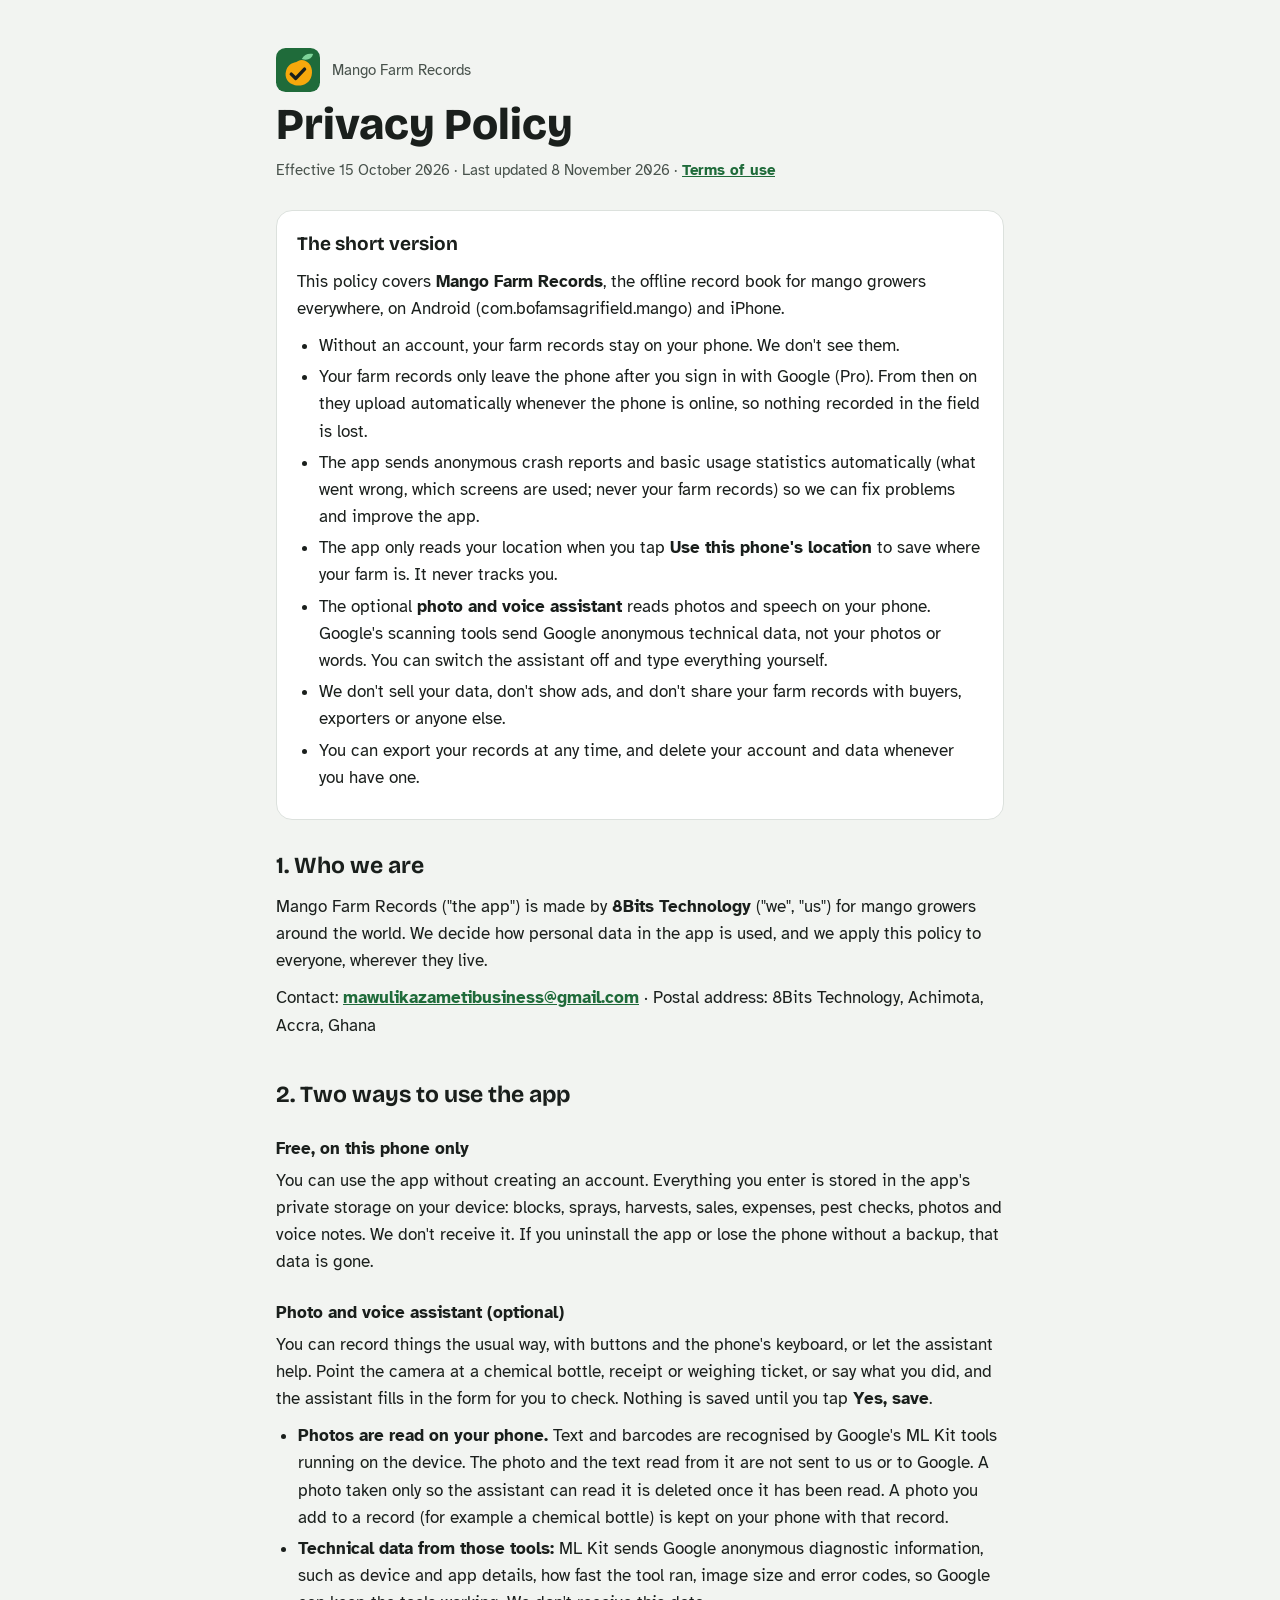
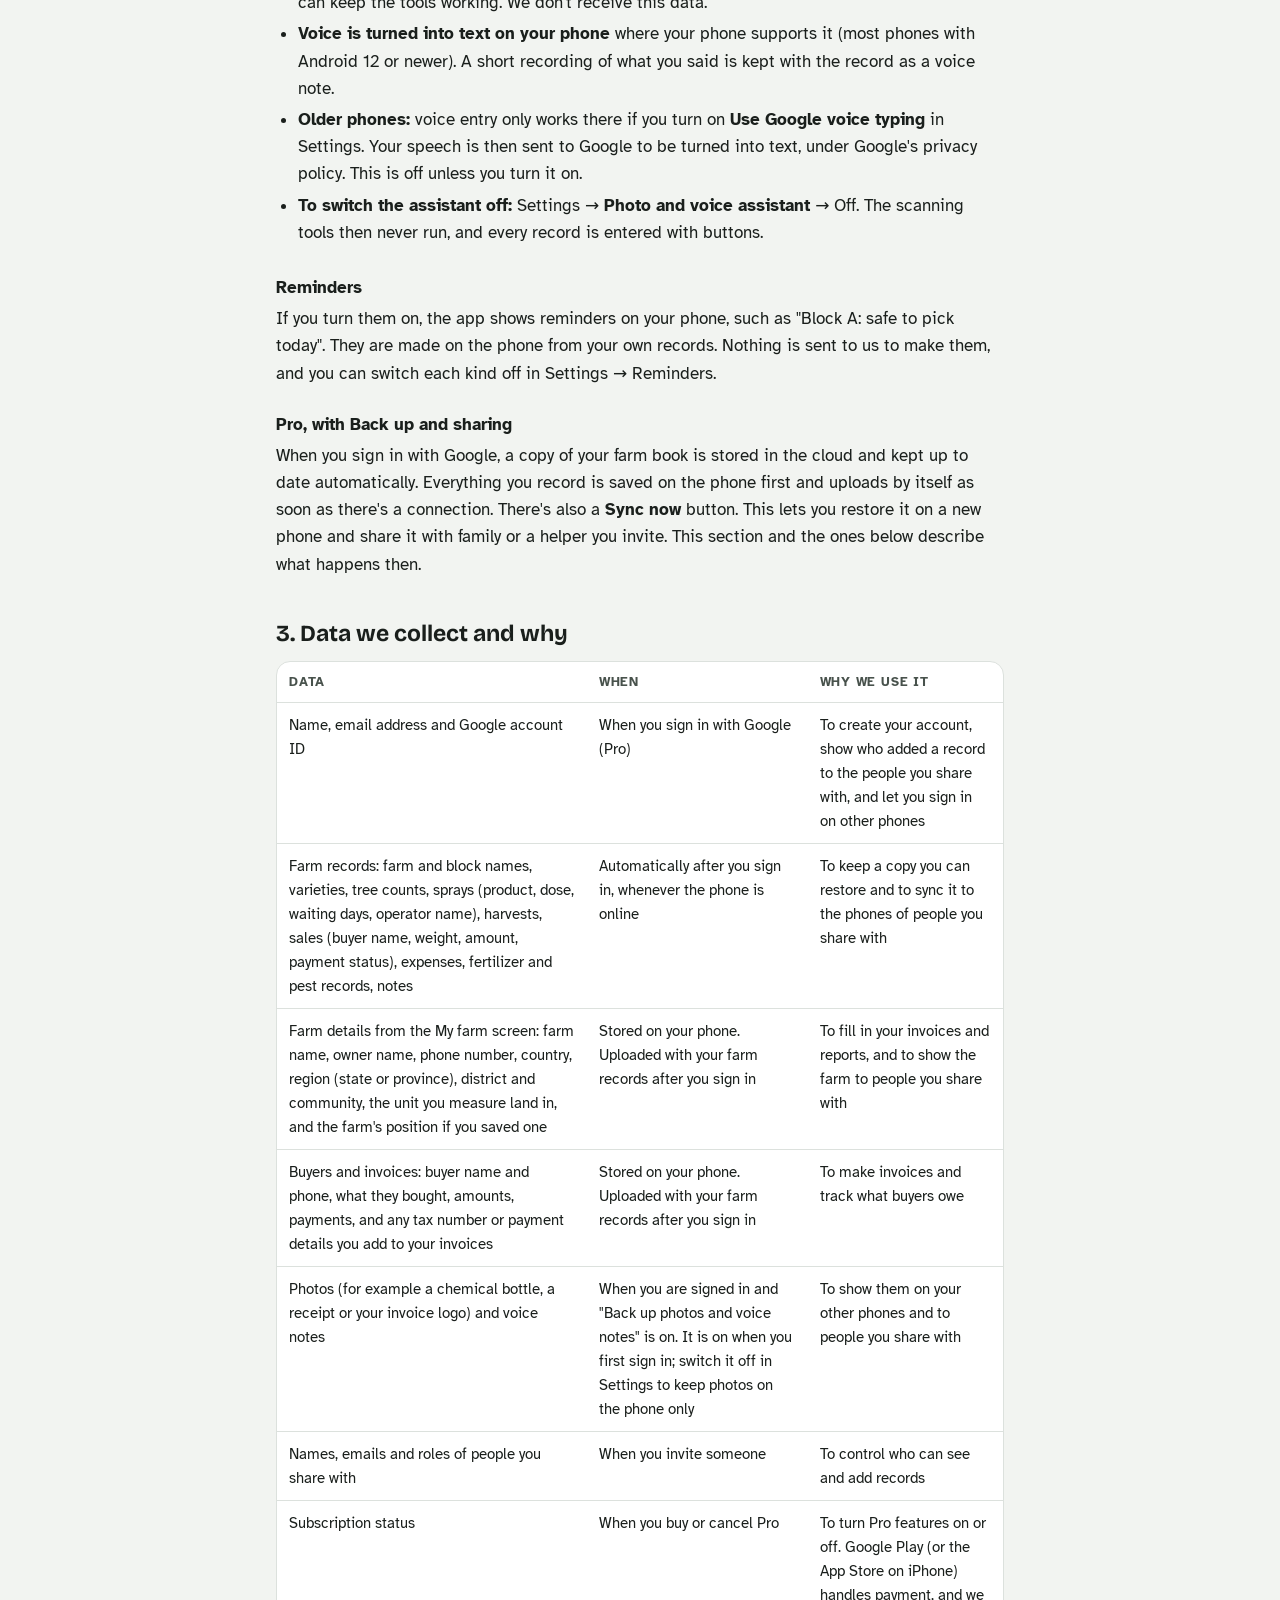
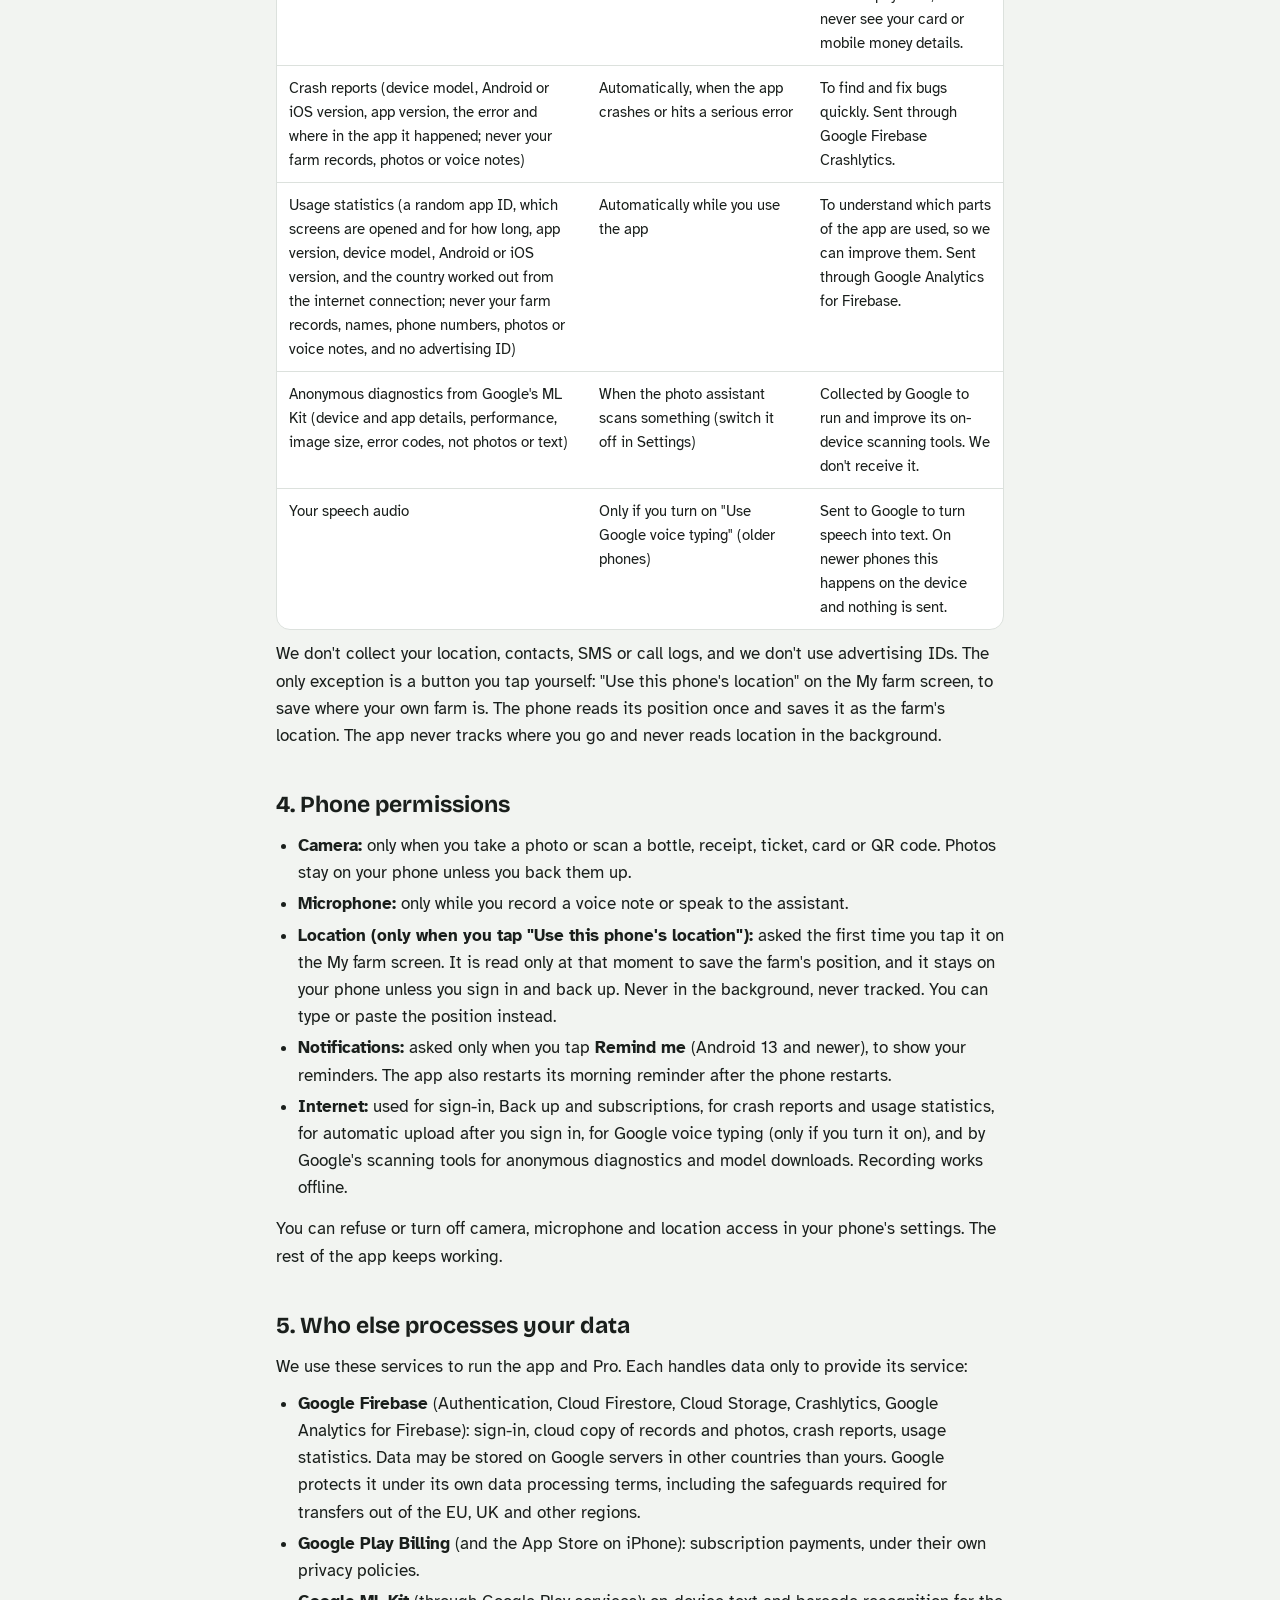
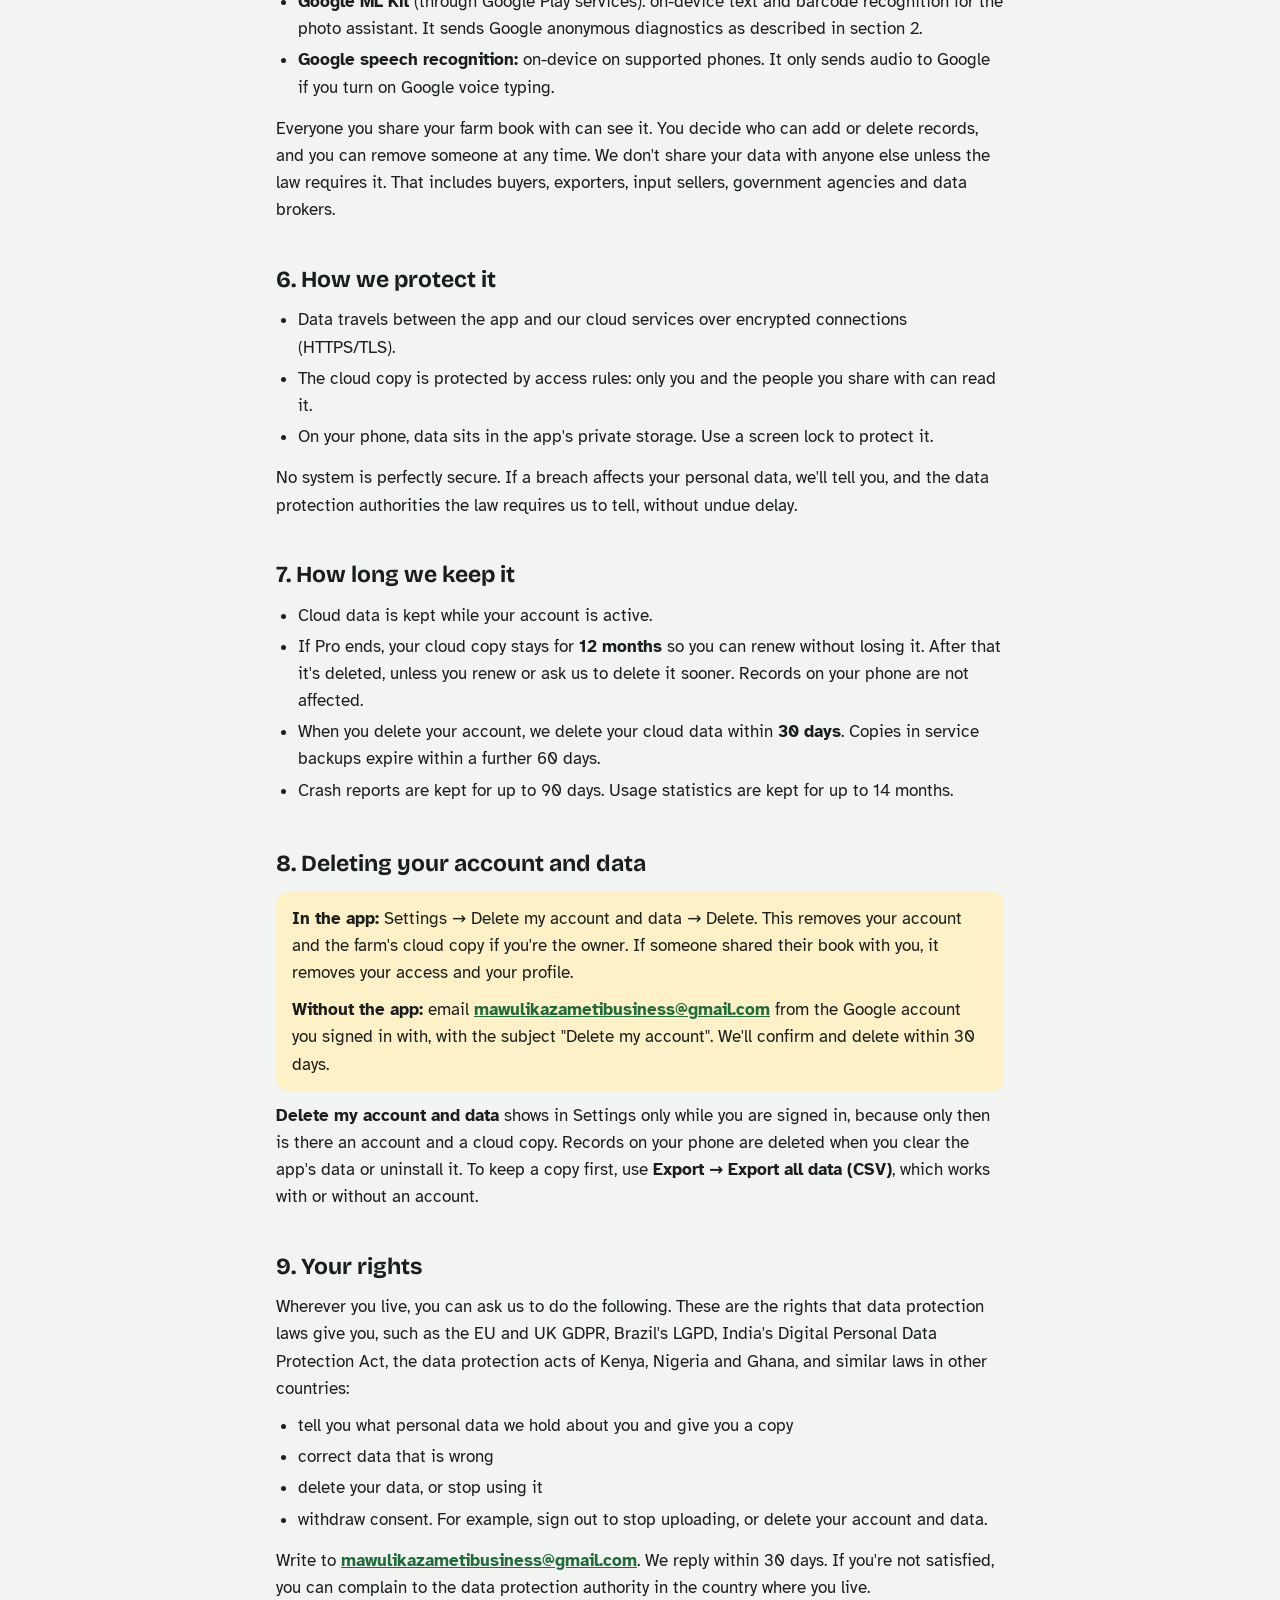
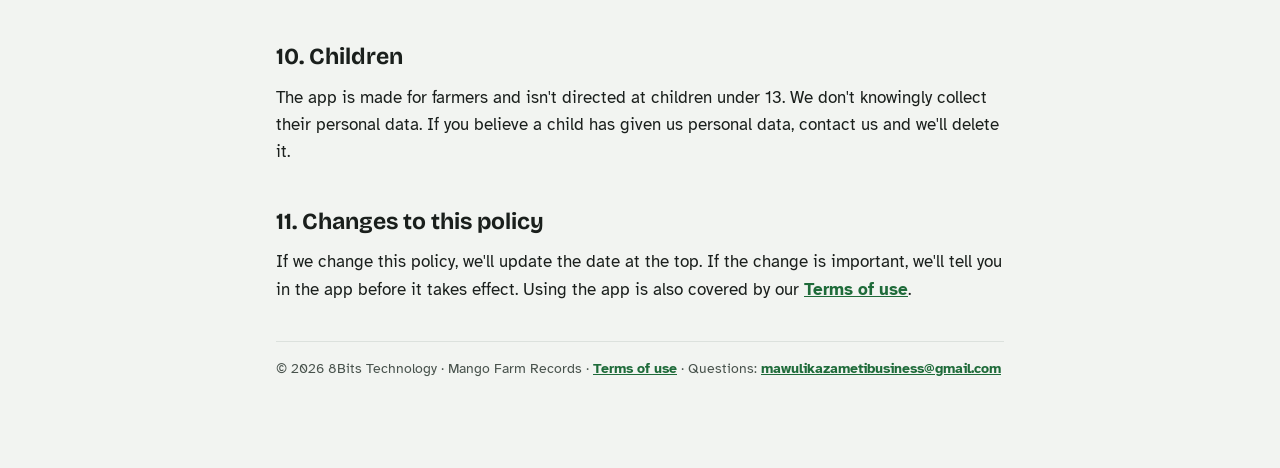
<file: mangoprivacy.html>
<!doctype html>
<html lang="en">
<head>
<meta charset="utf-8">
<meta name="viewport" content="width=device-width,initial-scale=1,viewport-fit=cover">
<title>Mango Farm Records Privacy Policy</title>
<meta name="description" content="How Mango Farm Records handles your farm records and personal data, for mango growers everywhere.">
<link rel="stylesheet" href="https://fonts.googleapis.com/css2?family=Atkinson+Hyperlegible:wght@400;700&family=Bricolage+Grotesque:opsz,wght@12..96,700;12..96,800&display=swap">
<style>
/* Layout: single readable column, summary table up top, numbered policy sections below */
:root{
  --bg:#F2F4F1; --surface:#FFFFFF; --fg:#1A1F1C; --muted:#48524C; --line:#DCE1DD;
  --leaf:#1F6B3A; --mango:#F2A007; --mango-soft:#FEF0C7;
  --f-display:"Bricolage Grotesque","Segoe UI",system-ui,sans-serif;
  --f-body:"Atkinson Hyperlegible",system-ui,-apple-system,"Segoe UI",sans-serif;
}
@media (prefers-color-scheme: dark){:root:not([data-theme="light"]){
  --bg:#0F1612; --surface:#17211B; --fg:#E7EEE9; --muted:#A3B1A8; --line:#2A3A30;
  --leaf:#6FD08A; --mango:#F5AD33; --mango-soft:#3A2A0C; color-scheme:dark}}
:root[data-theme="dark"]{
  --bg:#0F1612; --surface:#17211B; --fg:#E7EEE9; --muted:#A3B1A8; --line:#2A3A30;
  --leaf:#6FD08A; --mango:#F5AD33; --mango-soft:#3A2A0C; color-scheme:dark}
*{box-sizing:border-box}
body{background:var(--bg);color:var(--fg);font-family:var(--f-body);font-size:17px;line-height:1.6}
.wrap{max-width:760px;margin:0 auto;padding-block:40px 80px;padding-left:max(16px,env(safe-area-inset-left,0px));padding-right:max(16px,env(safe-area-inset-right,0px));display:flex;flex-direction:column;gap:28px}
header{display:flex;flex-direction:column;gap:10px}
.brand{display:flex;align-items:center;gap:12px}
h1{font-family:var(--f-display);font-weight:800;font-size:clamp(30px,6vw,44px);line-height:1.05;margin:0;text-wrap:balance}
.meta{color:var(--muted);font-size:15px}
h2{font-family:var(--f-display);font-weight:700;font-size:23px;margin:0 0 8px;text-wrap:balance}
h3{font-size:17px;margin:14px 0 4px}
section{display:flex;flex-direction:column}
p{margin:0 0 10px;max-width:68ch}
ul{margin:0 0 10px;padding-left:22px;max-width:68ch}
li{margin-bottom:4px}
a{color:var(--leaf);font-weight:700}
a:focus-visible{outline:3px solid var(--mango);outline-offset:2px}
.summary{background:var(--surface);border:1px solid var(--line);border-radius:16px;padding:18px 20px}
.summary h2{font-size:19px}
.tablebox{overflow-x:auto;background:var(--surface);border:1px solid var(--line);border-radius:14px}
table{border-collapse:collapse;width:100%;min-width:560px;font-size:15px}
th,td{text-align:left;vertical-align:top;padding:10px 12px;border-top:1px solid var(--line)}
th{border-top:0;font-size:13px;letter-spacing:.06em;text-transform:uppercase;color:var(--muted)}
.callout{background:var(--mango-soft);border-radius:14px;padding:14px 16px}
.ph{background:var(--mango-soft);padding:0 4px;border-radius:4px}
footer{color:var(--muted);font-size:14px;border-top:1px solid var(--line);padding-top:16px}
</style>
</head>
<body>

<div class="wrap">
<header>
  <div class="brand">
    <svg width="44" height="44" viewBox="0 0 512 512" aria-hidden="true"><rect width="512" height="512" rx="112" fill="#1F6B3A"/><path d="M300 128c26-52 78-72 132-58-16 56-66 80-132 58z" fill="#7FD49A"/><path d="M300 140C392 148 436 236 414 322C394 410 304 452 220 432C138 412 96 342 116 270C130 214 172 180 214 170C246 162 270 140 300 140Z" fill="#F7A80C"/><path d="M178 304l52 50 102-108" stroke="#1A1F1C" stroke-width="40" stroke-linecap="round" stroke-linejoin="round" fill="none"/></svg>
    <span class="meta">Mango Farm Records</span>
  </div>
  <h1>Privacy Policy</h1>
  <span class="meta">Effective 15 October 2026 · Last updated 8 November 2026 · <a href="/mangoterms.html">Terms of use</a></span>
</header>

<div class="summary">
  <h2>The short version</h2>
  <p>This policy covers <b>Mango Farm Records</b>, the offline record book for mango growers everywhere, on Android (com.bofamsagrifield.mango) and iPhone.</p>
  <ul>
    <li>Without an account, your farm records stay on your phone. We don't see them.</li>
    <li>Your farm records only leave the phone after you sign in with Google (Pro). From then on they upload automatically whenever the phone is online, so nothing recorded in the field is lost.</li>
    <li>The app sends anonymous crash reports and basic usage statistics automatically (what went wrong, which screens are used; never your farm records) so we can fix problems and improve the app.</li>
    <li>The app only reads your location when you tap <b>Use this phone's location</b> to save where your farm is. It never tracks you.</li>
    <li>The optional <b>photo and voice assistant</b> reads photos and speech on your phone. Google's scanning tools send Google anonymous technical data, not your photos or words. You can switch the assistant off and type everything yourself.</li>
    <li>We don't sell your data, don't show ads, and don't share your farm records with buyers, exporters or anyone else.</li>
    <li>You can export your records at any time, and delete your account and data whenever you have one.</li>
  </ul>
</div>

<section>
  <h2>1. Who we are</h2>
  <p>Mango Farm Records ("the app") is made by <b>8Bits Technology</b> ("we", "us") for mango growers around the world. We decide how personal data in the app is used, and we apply this policy to everyone, wherever they live.</p>
  <p>Contact: <a href="mailto:mawulikazametibusiness@gmail.com">mawulikazametibusiness@gmail.com</a> · Postal address: 8Bits Technology, Achimota, Accra, Ghana</p>
</section>

<section>
  <h2>2. Two ways to use the app</h2>
  <h3>Free, on this phone only</h3>
  <p>You can use the app without creating an account. Everything you enter is stored in the app's private storage on your device: blocks, sprays, harvests, sales, expenses, pest checks, photos and voice notes. We don't receive it. If you uninstall the app or lose the phone without a backup, that data is gone.</p>
  <h3>Photo and voice assistant (optional)</h3>
  <p>You can record things the usual way, with buttons and the phone's keyboard, or let the assistant help. Point the camera at a chemical bottle, receipt or weighing ticket, or say what you did, and the assistant fills in the form for you to check. Nothing is saved until you tap <b>Yes, save</b>.</p>
  <ul>
    <li><b>Photos are read on your phone.</b> Text and barcodes are recognised by Google's ML Kit tools running on the device. The photo and the text read from it are not sent to us or to Google. A photo taken only so the assistant can read it is deleted once it has been read. A photo you add to a record (for example a chemical bottle) is kept on your phone with that record.</li>
    <li><b>Technical data from those tools:</b> ML Kit sends Google anonymous diagnostic information, such as device and app details, how fast the tool ran, image size and error codes, so Google can keep the tools working. We don't receive this data.</li>
    <li><b>Voice is turned into text on your phone</b> where your phone supports it (most phones with Android 12 or newer). A short recording of what you said is kept with the record as a voice note.</li>
    <li><b>Older phones:</b> voice entry only works there if you turn on <b>Use Google voice typing</b> in Settings. Your speech is then sent to Google to be turned into text, under Google's privacy policy. This is off unless you turn it on.</li>
    <li><b>To switch the assistant off:</b> Settings → <b>Photo and voice assistant</b> → Off. The scanning tools then never run, and every record is entered with buttons.</li>
  </ul>
  <h3>Reminders</h3>
  <p>If you turn them on, the app shows reminders on your phone, such as "Block A: safe to pick today". They are made on the phone from your own records. Nothing is sent to us to make them, and you can switch each kind off in Settings → Reminders.</p>
  <h3>Pro, with Back up and sharing</h3>
  <p>When you sign in with Google, a copy of your farm book is stored in the cloud and kept up to date automatically. Everything you record is saved on the phone first and uploads by itself as soon as there's a connection. There's also a <b>Sync now</b> button. This lets you restore it on a new phone and share it with family or a helper you invite. This section and the ones below describe what happens then.</p>
</section>

<section>
  <h2>3. Data we collect and why</h2>
  <div class="tablebox">
  <table>
    <thead><tr><th>Data</th><th>When</th><th>Why we use it</th></tr></thead>
    <tbody>
      <tr><td>Name, email address and Google account ID</td><td>When you sign in with Google (Pro)</td><td>To create your account, show who added a record to the people you share with, and let you sign in on other phones</td></tr>
      <tr><td>Farm records: farm and block names, varieties, tree counts, sprays (product, dose, waiting days, operator name), harvests, sales (buyer name, weight, amount, payment status), expenses, fertilizer and pest records, notes</td><td>Automatically after you sign in, whenever the phone is online</td><td>To keep a copy you can restore and to sync it to the phones of people you share with</td></tr>
      <tr><td>Farm details from the My farm screen: farm name, owner name, phone number, country, region (state or province), district and community, the unit you measure land in, and the farm's position if you saved one</td><td>Stored on your phone. Uploaded with your farm records after you sign in</td><td>To fill in your invoices and reports, and to show the farm to people you share with</td></tr>
      <tr><td>Buyers and invoices: buyer name and phone, what they bought, amounts, payments, and any tax number or payment details you add to your invoices</td><td>Stored on your phone. Uploaded with your farm records after you sign in</td><td>To make invoices and track what buyers owe</td></tr>
      <tr><td>Photos (for example a chemical bottle, a receipt or your invoice logo) and voice notes</td><td>When you are signed in and "Back up photos and voice notes" is on. It is on when you first sign in; switch it off in Settings to keep photos on the phone only</td><td>To show them on your other phones and to people you share with</td></tr>
      <tr><td>Names, emails and roles of people you share with</td><td>When you invite someone</td><td>To control who can see and add records</td></tr>
      <tr><td>Subscription status</td><td>When you buy or cancel Pro</td><td>To turn Pro features on or off. Google Play (or the App Store on iPhone) handles payment, and we never see your card or mobile money details.</td></tr>
      <tr><td>Crash reports (device model, Android or iOS version, app version, the error and where in the app it happened; never your farm records, photos or voice notes)</td><td>Automatically, when the app crashes or hits a serious error</td><td>To find and fix bugs quickly. Sent through Google Firebase Crashlytics.</td></tr>
      <tr><td>Usage statistics (a random app ID, which screens are opened and for how long, app version, device model, Android or iOS version, and the country worked out from the internet connection; never your farm records, names, phone numbers, photos or voice notes, and no advertising ID)</td><td>Automatically while you use the app</td><td>To understand which parts of the app are used, so we can improve them. Sent through Google Analytics for Firebase.</td></tr>
      <tr><td>Anonymous diagnostics from Google's ML Kit (device and app details, performance, image size, error codes, not photos or text)</td><td>When the photo assistant scans something (switch it off in Settings)</td><td>Collected by Google to run and improve its on-device scanning tools. We don't receive it.</td></tr>
      <tr><td>Your speech audio</td><td>Only if you turn on "Use Google voice typing" (older phones)</td><td>Sent to Google to turn speech into text. On newer phones this happens on the device and nothing is sent.</td></tr>
    </tbody>
  </table>
  </div>
  <p style="margin-top:10px">We don't collect your location, contacts, SMS or call logs, and we don't use advertising IDs. The only exception is a button you tap yourself: "Use this phone's location" on the My farm screen, to save where your own farm is. The phone reads its position once and saves it as the farm's location. The app never tracks where you go and never reads location in the background.</p>
</section>

<section>
  <h2>4. Phone permissions</h2>
  <ul>
    <li><b>Camera:</b> only when you take a photo or scan a bottle, receipt, ticket, card or QR code. Photos stay on your phone unless you back them up.</li>
    <li><b>Microphone:</b> only while you record a voice note or speak to the assistant.</li>
    <li><b>Location (only when you tap "Use this phone's location"):</b> asked the first time you tap it on the My farm screen. It is read only at that moment to save the farm's position, and it stays on your phone unless you sign in and back up. Never in the background, never tracked. You can type or paste the position instead.</li>
    <li><b>Notifications:</b> asked only when you tap <b>Remind me</b> (Android 13 and newer), to show your reminders. The app also restarts its morning reminder after the phone restarts.</li>
    <li><b>Internet:</b> used for sign-in, Back up and subscriptions, for crash reports and usage statistics, for automatic upload after you sign in, for Google voice typing (only if you turn it on), and by Google's scanning tools for anonymous diagnostics and model downloads. Recording works offline.</li>
  </ul>
  <p>You can refuse or turn off camera, microphone and location access in your phone's settings. The rest of the app keeps working.</p>
</section>

<section>
  <h2>5. Who else processes your data</h2>
  <p>We use these services to run the app and Pro. Each handles data only to provide its service:</p>
  <ul>
    <li><b>Google Firebase</b> (Authentication, Cloud Firestore, Cloud Storage, Crashlytics, Google Analytics for Firebase): sign-in, cloud copy of records and photos, crash reports, usage statistics. Data may be stored on Google servers in other countries than yours. Google protects it under its own data processing terms, including the safeguards required for transfers out of the EU, UK and other regions.</li>
    <li><b>Google Play Billing</b> (and the App Store on iPhone): subscription payments, under their own privacy policies.</li>
    <li><b>Google ML Kit</b> (through Google Play services): on-device text and barcode recognition for the photo assistant. It sends Google anonymous diagnostics as described in section 2.</li>
    <li><b>Google speech recognition:</b> on-device on supported phones. It only sends audio to Google if you turn on Google voice typing.</li>
  </ul>
  <p>Everyone you share your farm book with can see it. You decide who can add or delete records, and you can remove someone at any time. We don't share your data with anyone else unless the law requires it. That includes buyers, exporters, input sellers, government agencies and data brokers.</p>
</section>

<section>
  <h2>6. How we protect it</h2>
  <ul>
    <li>Data travels between the app and our cloud services over encrypted connections (HTTPS/TLS).</li>
    <li>The cloud copy is protected by access rules: only you and the people you share with can read it.</li>
    <li>On your phone, data sits in the app's private storage. Use a screen lock to protect it.</li>
  </ul>
  <p>No system is perfectly secure. If a breach affects your personal data, we'll tell you, and the data protection authorities the law requires us to tell, without undue delay.</p>
</section>

<section>
  <h2>7. How long we keep it</h2>
  <ul>
    <li>Cloud data is kept while your account is active.</li>
    <li>If Pro ends, your cloud copy stays for <b>12 months</b> so you can renew without losing it. After that it's deleted, unless you renew or ask us to delete it sooner. Records on your phone are not affected.</li>
    <li>When you delete your account, we delete your cloud data within <b>30 days</b>. Copies in service backups expire within a further 60 days.</li>
    <li>Crash reports are kept for up to 90 days. Usage statistics are kept for up to 14 months.</li>
  </ul>
</section>

<section id="delete">
  <h2>8. Deleting your account and data</h2>
  <div class="callout">
    <p><b>In the app:</b> Settings → Delete my account and data → Delete. This removes your account and the farm's cloud copy if you're the owner. If someone shared their book with you, it removes your access and your profile.</p>
    <p style="margin:0"><b>Without the app:</b> email <a href="mailto:mawulikazametibusiness@gmail.com">mawulikazametibusiness@gmail.com</a> from the Google account you signed in with, with the subject "Delete my account". We'll confirm and delete within 30 days.</p>
  </div>
  <p style="margin-top:10px"><b>Delete my account and data</b> shows in Settings only while you are signed in, because only then is there an account and a cloud copy. Records on your phone are deleted when you clear the app's data or uninstall it. To keep a copy first, use <b>Export → Export all data (CSV)</b>, which works with or without an account.</p>
</section>

<section>
  <h2>9. Your rights</h2>
  <p>Wherever you live, you can ask us to do the following. These are the rights that data protection laws give you, such as the EU and UK GDPR, Brazil's LGPD, India's Digital Personal Data Protection Act, the data protection acts of Kenya, Nigeria and Ghana, and similar laws in other countries:</p>
  <ul>
    <li>tell you what personal data we hold about you and give you a copy</li>
    <li>correct data that is wrong</li>
    <li>delete your data, or stop using it</li>
    <li>withdraw consent. For example, sign out to stop uploading, or delete your account and data.</li>
  </ul>
  <p>Write to <a href="mailto:mawulikazametibusiness@gmail.com">mawulikazametibusiness@gmail.com</a>. We reply within 30 days. If you're not satisfied, you can complain to the data protection authority in the country where you live.</p>
</section>


<section>
  <h2>10. Children</h2>
  <p>The app is made for farmers and isn't directed at children under 13. We don't knowingly collect their personal data. If you believe a child has given us personal data, contact us and we'll delete it.</p>
</section>

<section>
  <h2>11. Changes to this policy</h2>
  <p>If we change this policy, we'll update the date at the top. If the change is important, we'll tell you in the app before it takes effect. Using the app is also covered by our <a href="/mangoterms.html">Terms of use</a>.</p>
</section>

<footer>© 2026 8Bits Technology · Mango Farm Records · <a href="/mangoterms.html">Terms of use</a> · Questions: <a href="mailto:mawulikazametibusiness@gmail.com">mawulikazametibusiness@gmail.com</a></footer>
</div>
</body>
</html>
</file>
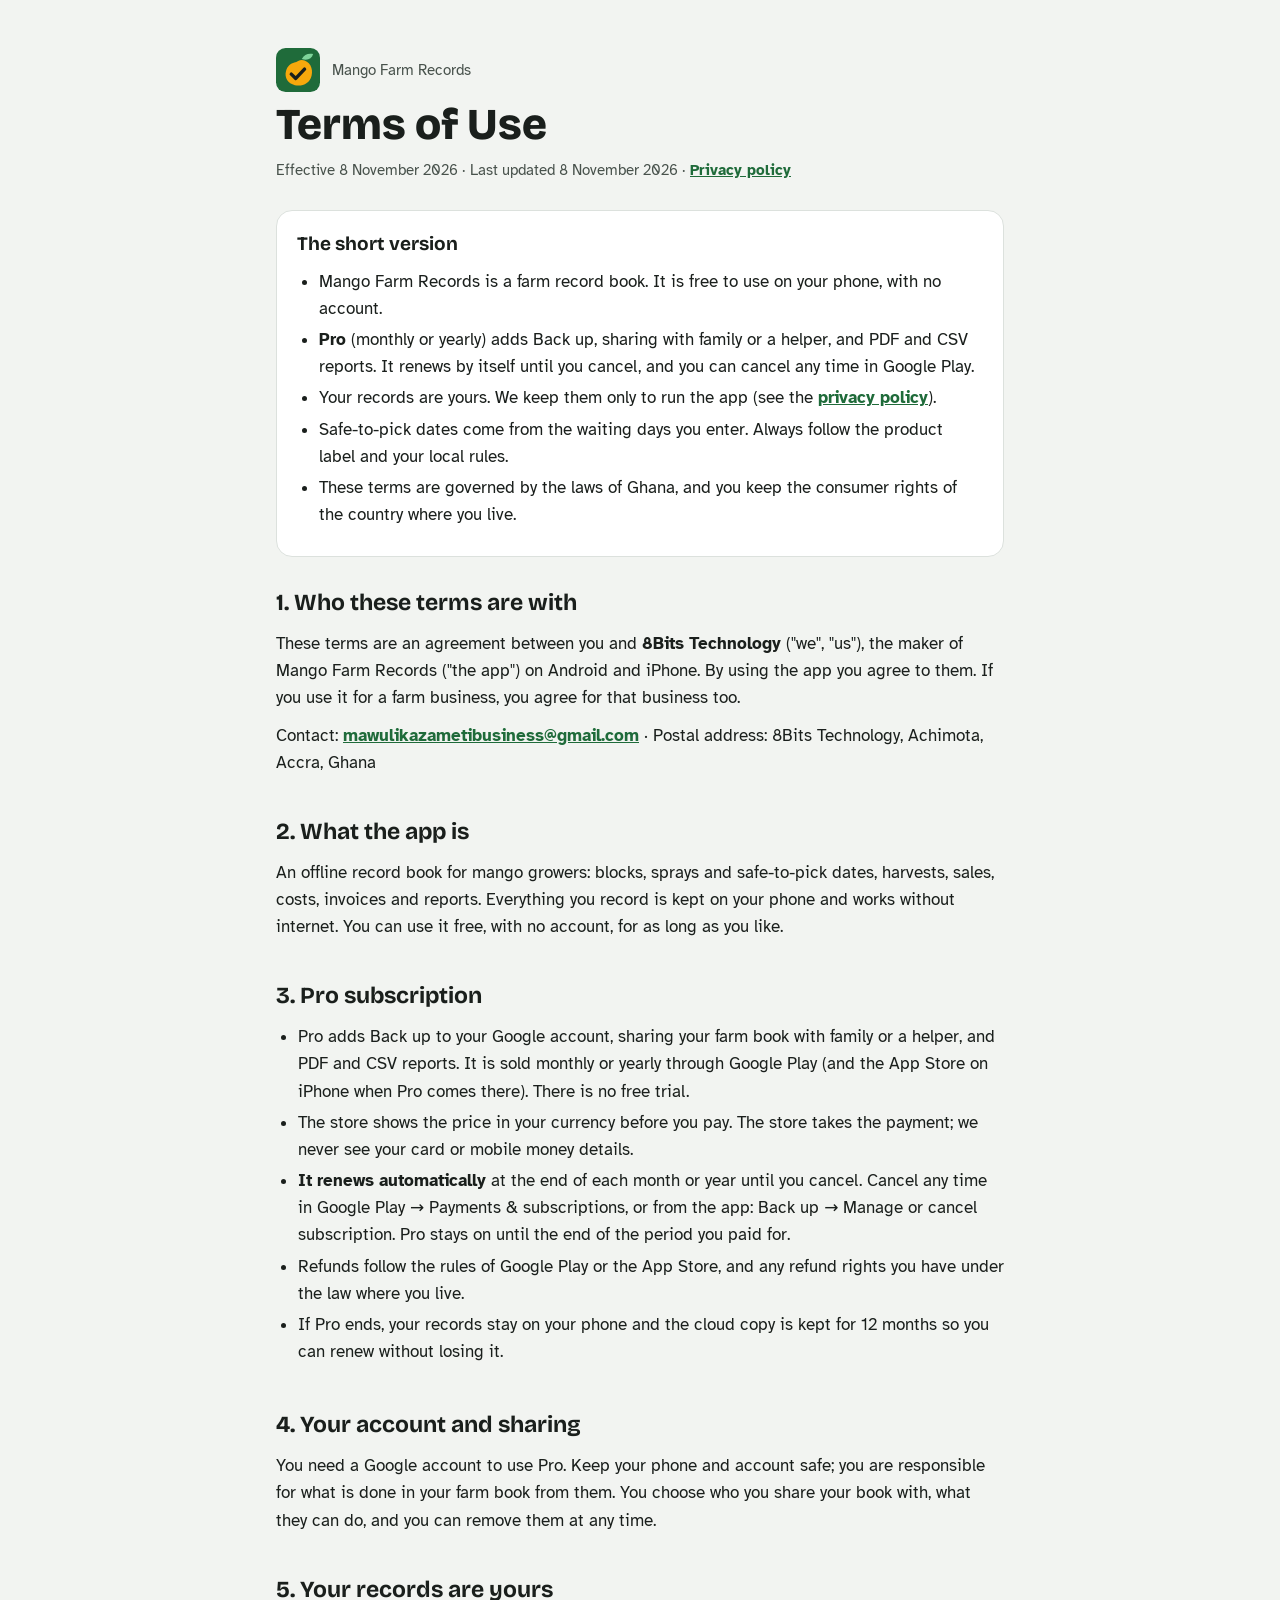
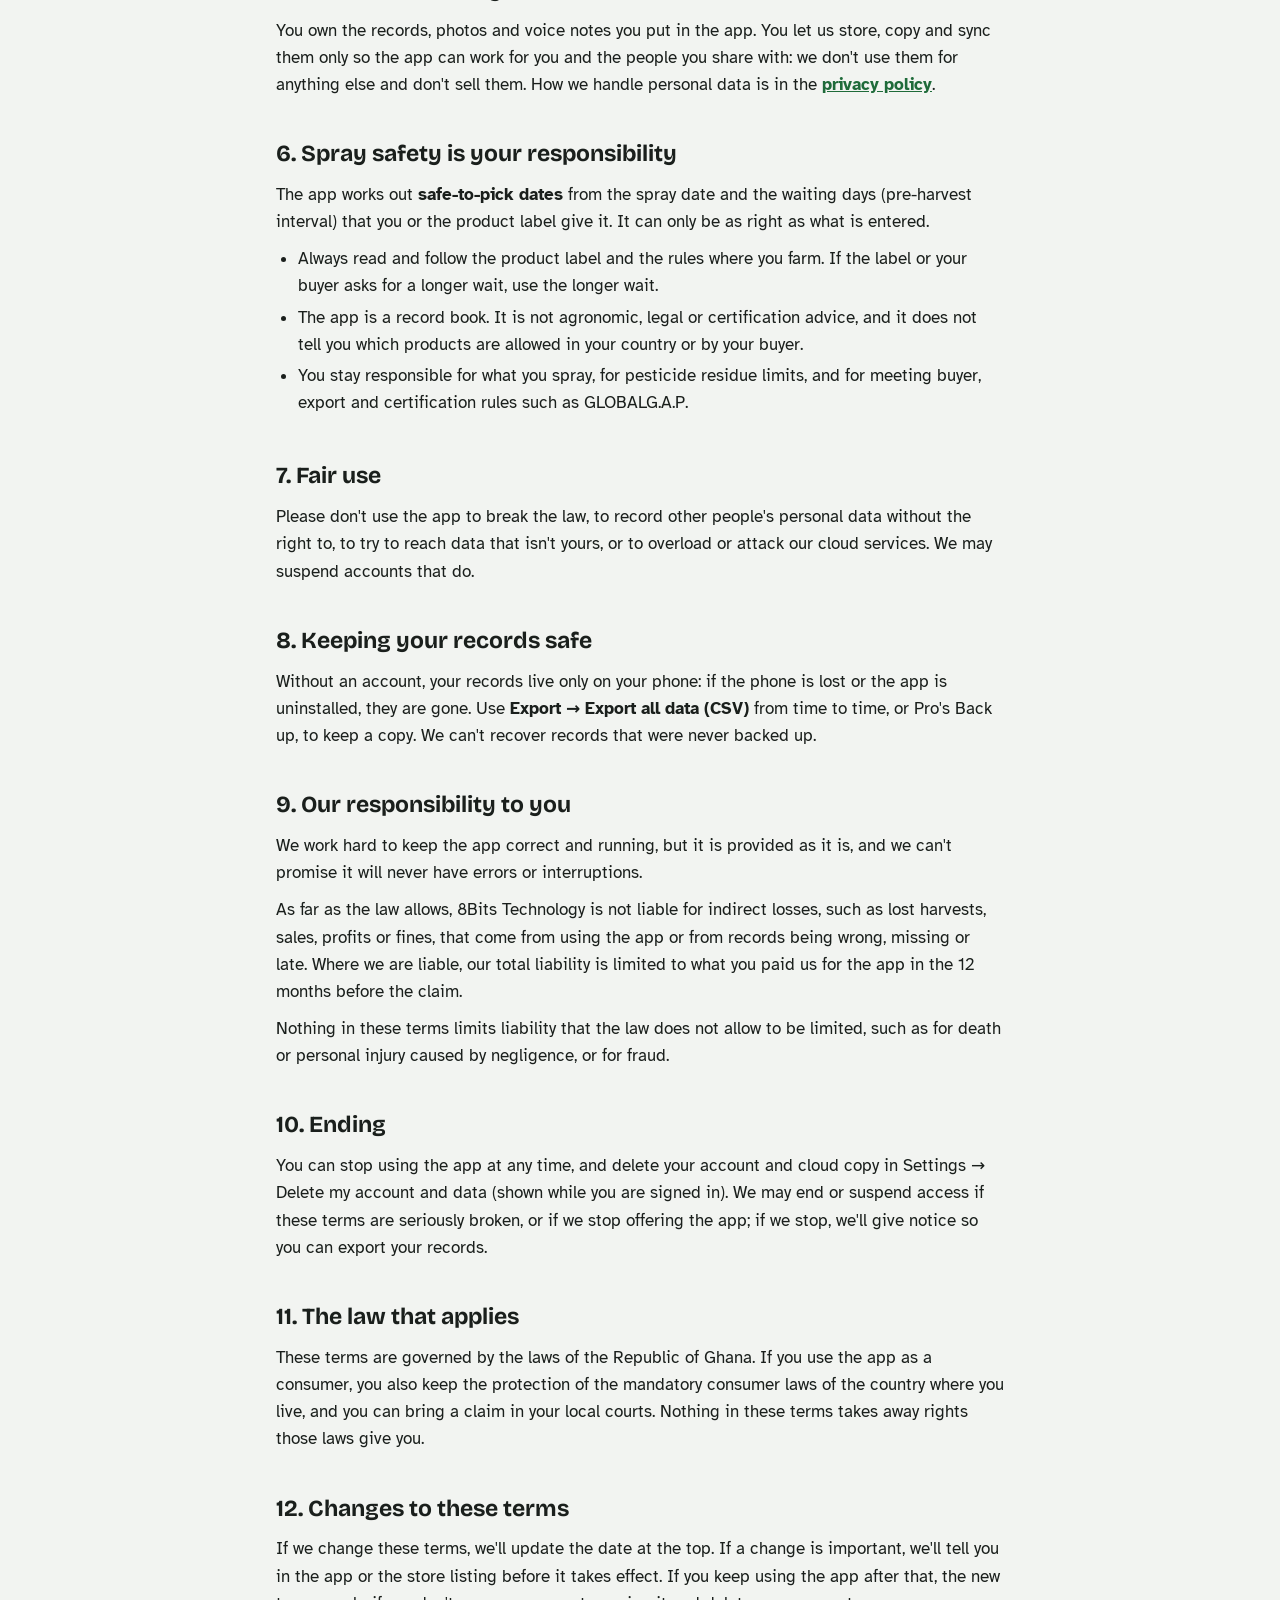
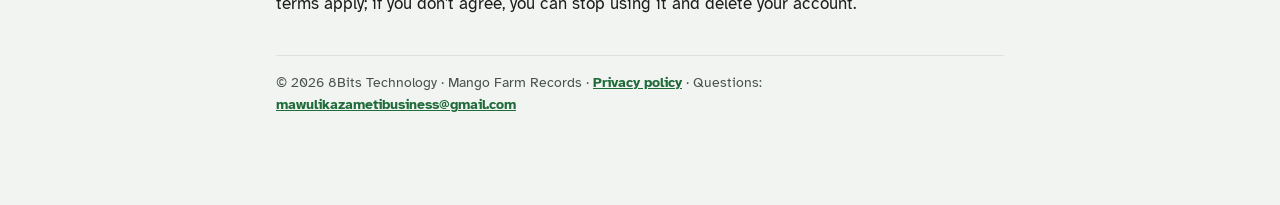
<file: mangoterms.html>
<!doctype html>
<html lang="en">
<head>
<meta charset="utf-8">
<meta name="viewport" content="width=device-width,initial-scale=1,viewport-fit=cover">
<title>Mango Farm Records Terms of Use</title>
<meta name="description" content="The terms for using Mango Farm Records, the offline record book for mango growers everywhere.">
<link rel="stylesheet" href="https://fonts.googleapis.com/css2?family=Atkinson+Hyperlegible:wght@400;700&family=Bricolage+Grotesque:opsz,wght@12..96,700;12..96,800&display=swap">
<style>
/* Layout: single readable column, summary table up top, numbered policy sections below */
:root{
  --bg:#F2F4F1; --surface:#FFFFFF; --fg:#1A1F1C; --muted:#48524C; --line:#DCE1DD;
  --leaf:#1F6B3A; --mango:#F2A007; --mango-soft:#FEF0C7;
  --f-display:"Bricolage Grotesque","Segoe UI",system-ui,sans-serif;
  --f-body:"Atkinson Hyperlegible",system-ui,-apple-system,"Segoe UI",sans-serif;
}
@media (prefers-color-scheme: dark){:root:not([data-theme="light"]){
  --bg:#0F1612; --surface:#17211B; --fg:#E7EEE9; --muted:#A3B1A8; --line:#2A3A30;
  --leaf:#6FD08A; --mango:#F5AD33; --mango-soft:#3A2A0C; color-scheme:dark}}
:root[data-theme="dark"]{
  --bg:#0F1612; --surface:#17211B; --fg:#E7EEE9; --muted:#A3B1A8; --line:#2A3A30;
  --leaf:#6FD08A; --mango:#F5AD33; --mango-soft:#3A2A0C; color-scheme:dark}
*{box-sizing:border-box}
body{background:var(--bg);color:var(--fg);font-family:var(--f-body);font-size:17px;line-height:1.6}
.wrap{max-width:760px;margin:0 auto;padding-block:40px 80px;padding-left:max(16px,env(safe-area-inset-left,0px));padding-right:max(16px,env(safe-area-inset-right,0px));display:flex;flex-direction:column;gap:28px}
header{display:flex;flex-direction:column;gap:10px}
.brand{display:flex;align-items:center;gap:12px}
h1{font-family:var(--f-display);font-weight:800;font-size:clamp(30px,6vw,44px);line-height:1.05;margin:0;text-wrap:balance}
.meta{color:var(--muted);font-size:15px}
h2{font-family:var(--f-display);font-weight:700;font-size:23px;margin:0 0 8px;text-wrap:balance}
h3{font-size:17px;margin:14px 0 4px}
section{display:flex;flex-direction:column}
p{margin:0 0 10px;max-width:68ch}
ul{margin:0 0 10px;padding-left:22px;max-width:68ch}
li{margin-bottom:4px}
a{color:var(--leaf);font-weight:700}
a:focus-visible{outline:3px solid var(--mango);outline-offset:2px}
.summary{background:var(--surface);border:1px solid var(--line);border-radius:16px;padding:18px 20px}
.summary h2{font-size:19px}
.tablebox{overflow-x:auto;background:var(--surface);border:1px solid var(--line);border-radius:14px}
table{border-collapse:collapse;width:100%;min-width:560px;font-size:15px}
th,td{text-align:left;vertical-align:top;padding:10px 12px;border-top:1px solid var(--line)}
th{border-top:0;font-size:13px;letter-spacing:.06em;text-transform:uppercase;color:var(--muted)}
.callout{background:var(--mango-soft);border-radius:14px;padding:14px 16px}
.ph{background:var(--mango-soft);padding:0 4px;border-radius:4px}
footer{color:var(--muted);font-size:14px;border-top:1px solid var(--line);padding-top:16px}
</style>
</head>
<body>

<div class="wrap">
<header>
  <div class="brand">
    <svg width="44" height="44" viewBox="0 0 512 512" aria-hidden="true"><rect width="512" height="512" rx="112" fill="#1F6B3A"/><path d="M300 128c26-52 78-72 132-58-16 56-66 80-132 58z" fill="#7FD49A"/><path d="M300 140C392 148 436 236 414 322C394 410 304 452 220 432C138 412 96 342 116 270C130 214 172 180 214 170C246 162 270 140 300 140Z" fill="#F7A80C"/><path d="M178 304l52 50 102-108" stroke="#1A1F1C" stroke-width="40" stroke-linecap="round" stroke-linejoin="round" fill="none"/></svg>
    <span class="meta">Mango Farm Records</span>
  </div>
  <h1>Terms of Use</h1>
  <span class="meta">Effective 8 November 2026 · Last updated 8 November 2026 · <a href="/mangoprivacy.html">Privacy policy</a></span>
</header>

<div class="summary">
  <h2>The short version</h2>
  <ul>
    <li>Mango Farm Records is a farm record book. It is free to use on your phone, with no account.</li>
    <li><b>Pro</b> (monthly or yearly) adds Back up, sharing with family or a helper, and PDF and CSV reports. It renews by itself until you cancel, and you can cancel any time in Google Play.</li>
    <li>Your records are yours. We keep them only to run the app (see the <a href="/mangoprivacy.html">privacy policy</a>).</li>
    <li>Safe-to-pick dates come from the waiting days you enter. Always follow the product label and your local rules.</li>
    <li>These terms are governed by the laws of Ghana, and you keep the consumer rights of the country where you live.</li>
  </ul>
</div>

<section>
  <h2>1. Who these terms are with</h2>
  <p>These terms are an agreement between you and <b>8Bits Technology</b> ("we", "us"), the maker of Mango Farm Records ("the app") on Android and iPhone. By using the app you agree to them. If you use it for a farm business, you agree for that business too.</p>
  <p>Contact: <a href="mailto:mawulikazametibusiness@gmail.com">mawulikazametibusiness@gmail.com</a> · Postal address: 8Bits Technology, Achimota, Accra, Ghana</p>
</section>

<section>
  <h2>2. What the app is</h2>
  <p>An offline record book for mango growers: blocks, sprays and safe-to-pick dates, harvests, sales, costs, invoices and reports. Everything you record is kept on your phone and works without internet. You can use it free, with no account, for as long as you like.</p>
</section>

<section>
  <h2>3. Pro subscription</h2>
  <ul>
    <li>Pro adds Back up to your Google account, sharing your farm book with family or a helper, and PDF and CSV reports. It is sold monthly or yearly through Google Play (and the App Store on iPhone when Pro comes there). There is no free trial.</li>
    <li>The store shows the price in your currency before you pay. The store takes the payment; we never see your card or mobile money details.</li>
    <li><b>It renews automatically</b> at the end of each month or year until you cancel. Cancel any time in Google Play → Payments &amp; subscriptions, or from the app: Back up → Manage or cancel subscription. Pro stays on until the end of the period you paid for.</li>
    <li>Refunds follow the rules of Google Play or the App Store, and any refund rights you have under the law where you live.</li>
    <li>If Pro ends, your records stay on your phone and the cloud copy is kept for 12 months so you can renew without losing it.</li>
  </ul>
</section>

<section>
  <h2>4. Your account and sharing</h2>
  <p>You need a Google account to use Pro. Keep your phone and account safe; you are responsible for what is done in your farm book from them. You choose who you share your book with, what they can do, and you can remove them at any time.</p>
</section>

<section>
  <h2>5. Your records are yours</h2>
  <p>You own the records, photos and voice notes you put in the app. You let us store, copy and sync them only so the app can work for you and the people you share with: we don't use them for anything else and don't sell them. How we handle personal data is in the <a href="/mangoprivacy.html">privacy policy</a>.</p>
</section>

<section>
  <h2>6. Spray safety is your responsibility</h2>
  <p>The app works out <b>safe-to-pick dates</b> from the spray date and the waiting days (pre-harvest interval) that you or the product label give it. It can only be as right as what is entered.</p>
  <ul>
    <li>Always read and follow the product label and the rules where you farm. If the label or your buyer asks for a longer wait, use the longer wait.</li>
    <li>The app is a record book. It is not agronomic, legal or certification advice, and it does not tell you which products are allowed in your country or by your buyer.</li>
    <li>You stay responsible for what you spray, for pesticide residue limits, and for meeting buyer, export and certification rules such as GLOBALG.A.P.</li>
  </ul>
</section>

<section>
  <h2>7. Fair use</h2>
  <p>Please don't use the app to break the law, to record other people's personal data without the right to, to try to reach data that isn't yours, or to overload or attack our cloud services. We may suspend accounts that do.</p>
</section>

<section>
  <h2>8. Keeping your records safe</h2>
  <p>Without an account, your records live only on your phone: if the phone is lost or the app is uninstalled, they are gone. Use <b>Export → Export all data (CSV)</b> from time to time, or Pro's Back up, to keep a copy. We can't recover records that were never backed up.</p>
</section>

<section>
  <h2>9. Our responsibility to you</h2>
  <p>We work hard to keep the app correct and running, but it is provided as it is, and we can't promise it will never have errors or interruptions.</p>
  <p>As far as the law allows, 8Bits Technology is not liable for indirect losses, such as lost harvests, sales, profits or fines, that come from using the app or from records being wrong, missing or late. Where we are liable, our total liability is limited to what you paid us for the app in the 12 months before the claim.</p>
  <p>Nothing in these terms limits liability that the law does not allow to be limited, such as for death or personal injury caused by negligence, or for fraud.</p>
</section>

<section>
  <h2>10. Ending</h2>
  <p>You can stop using the app at any time, and delete your account and cloud copy in Settings → Delete my account and data (shown while you are signed in). We may end or suspend access if these terms are seriously broken, or if we stop offering the app; if we stop, we'll give notice so you can export your records.</p>
</section>

<section>
  <h2>11. The law that applies</h2>
  <p>These terms are governed by the laws of the Republic of Ghana. If you use the app as a consumer, you also keep the protection of the mandatory consumer laws of the country where you live, and you can bring a claim in your local courts. Nothing in these terms takes away rights those laws give you.</p>
</section>

<section>
  <h2>12. Changes to these terms</h2>
  <p>If we change these terms, we'll update the date at the top. If a change is important, we'll tell you in the app or the store listing before it takes effect. If you keep using the app after that, the new terms apply; if you don't agree, you can stop using it and delete your account.</p>
</section>

<footer>© 2026 8Bits Technology · Mango Farm Records · <a href="/mangoprivacy.html">Privacy policy</a> · Questions: <a href="mailto:mawulikazametibusiness@gmail.com">mawulikazametibusiness@gmail.com</a></footer>
</div>
</body>
</html>
</file>
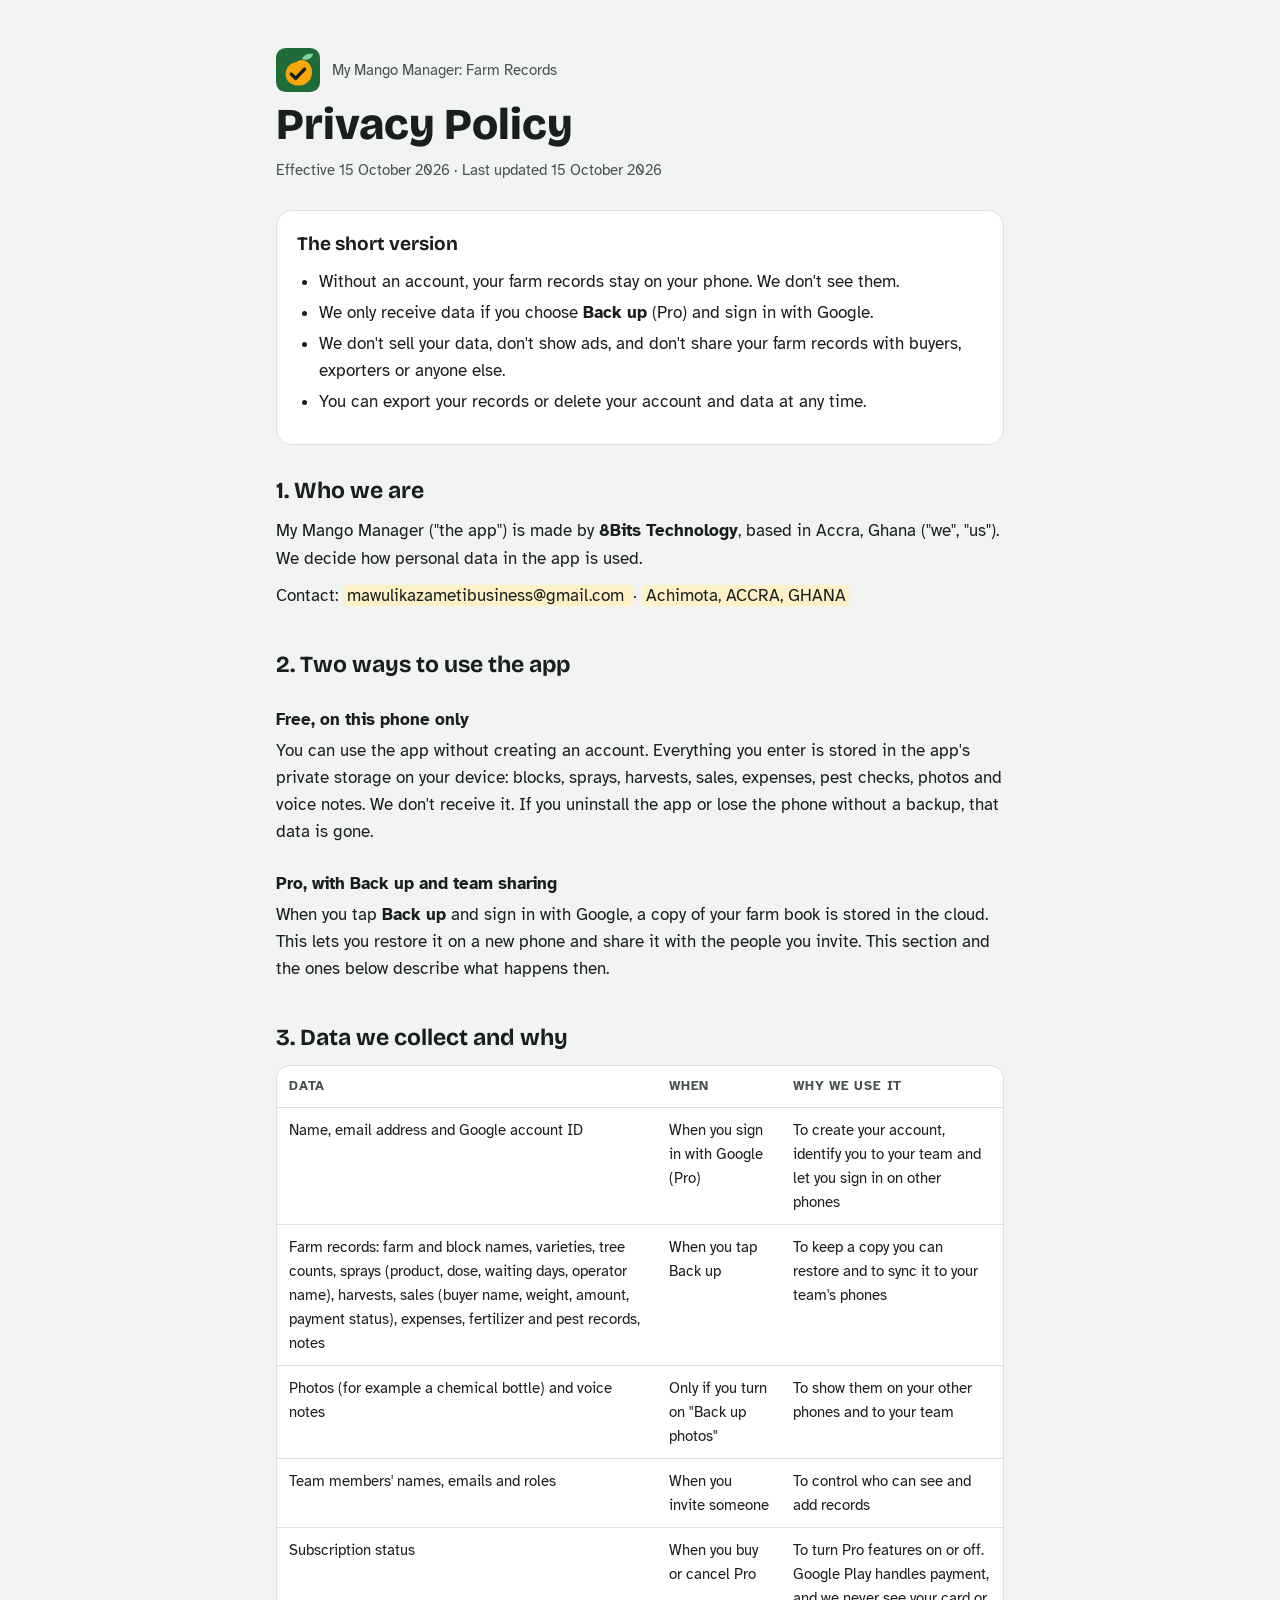
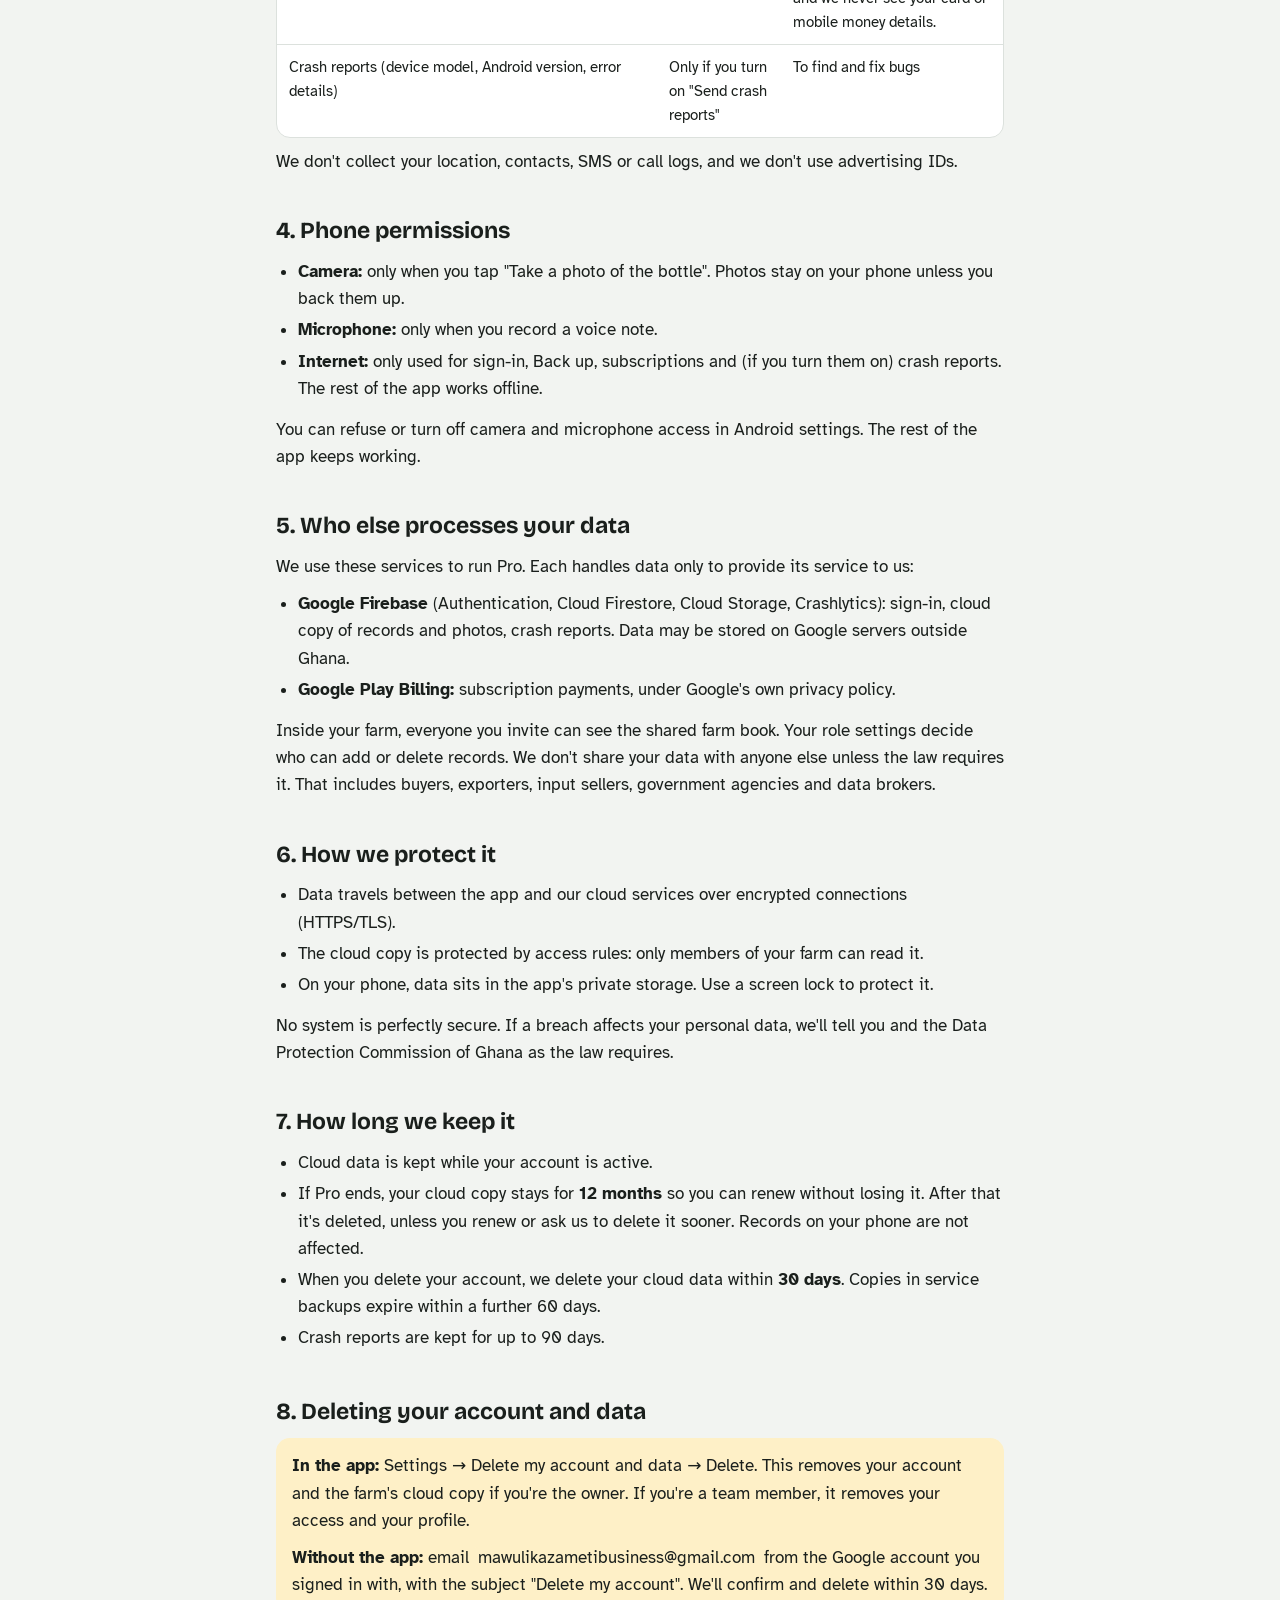
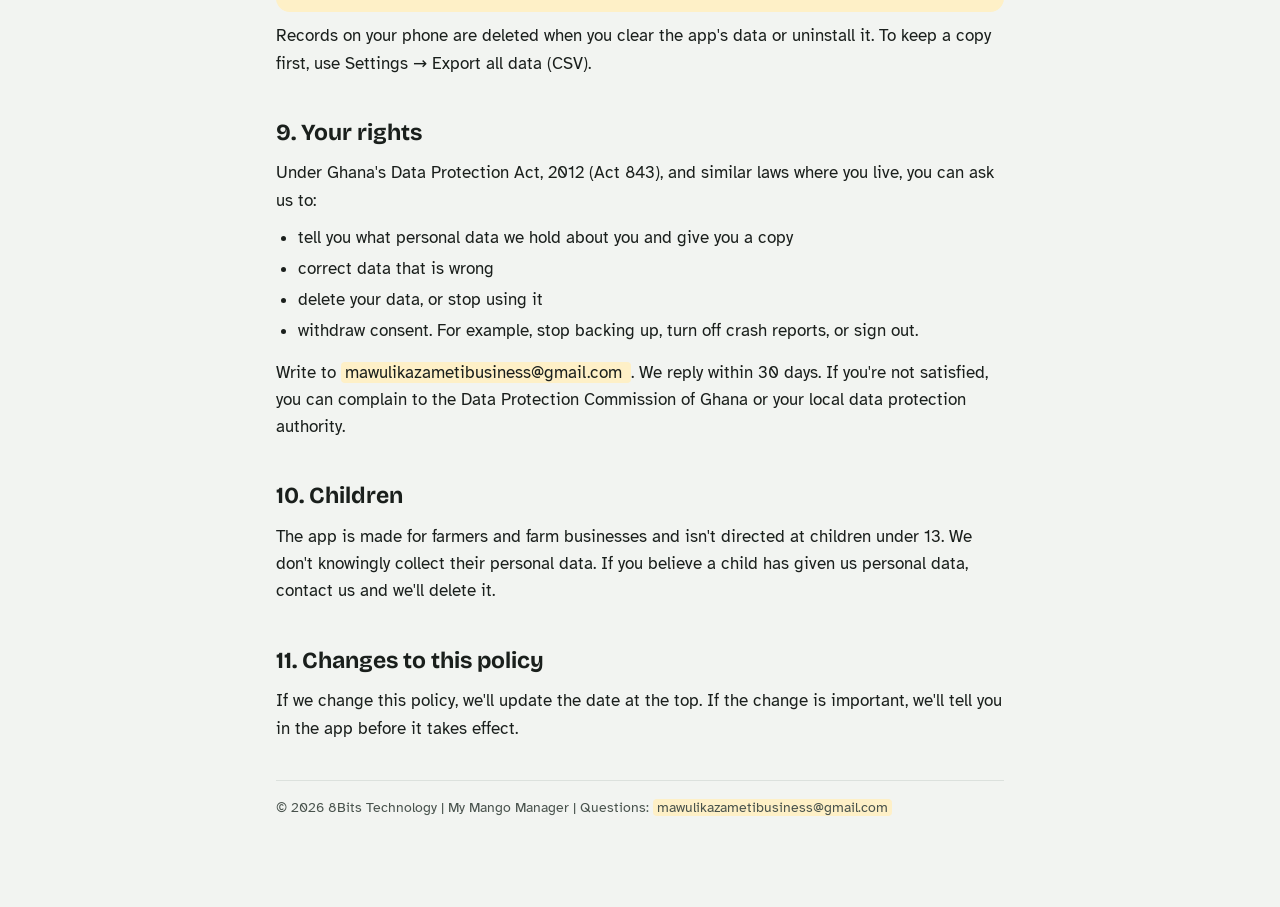
<file: privacy.html>
<!doctype html>
<html lang="en">
<head>
<meta charset="utf-8">
<meta name="viewport" content="width=device-width,initial-scale=1,viewport-fit=cover">
<title>My Mango Manager Privacy Policy</title>
<meta name="claude:viewport-fit-sides" content="cover">
<meta name="description" content="How My Mango Manager handles your farm records and personal data.">
<link rel="stylesheet" href="https://fonts.googleapis.com/css2?family=Atkinson+Hyperlegible:wght@400;700&family=Bricolage+Grotesque:opsz,wght@12..96,700;12..96,800&display=swap">
<style>
/* Layout: single readable column, summary table up top, numbered policy sections below */
:root{
  --bg:#F2F4F1; --surface:#FFFFFF; --fg:#1A1F1C; --muted:#48524C; --line:#DCE1DD;
  --leaf:#1F6B3A; --mango:#F2A007; --mango-soft:#FEF0C7;
  --f-display:"Bricolage Grotesque","Segoe UI",system-ui,sans-serif;
  --f-body:"Atkinson Hyperlegible",system-ui,-apple-system,"Segoe UI",sans-serif;
}
@media (prefers-color-scheme: dark){:root:not([data-theme="light"]){
  --bg:#0F1612; --surface:#17211B; --fg:#E7EEE9; --muted:#A3B1A8; --line:#2A3A30;
  --leaf:#6FD08A; --mango:#F5AD33; --mango-soft:#3A2A0C; color-scheme:dark}}
:root[data-theme="dark"]{
  --bg:#0F1612; --surface:#17211B; --fg:#E7EEE9; --muted:#A3B1A8; --line:#2A3A30;
  --leaf:#6FD08A; --mango:#F5AD33; --mango-soft:#3A2A0C; color-scheme:dark}
*{box-sizing:border-box}
body{background:var(--bg);color:var(--fg);font-family:var(--f-body);font-size:17px;line-height:1.6}
.wrap{max-width:760px;margin:0 auto;padding-block:40px 80px;padding-left:max(16px,env(safe-area-inset-left,0px));padding-right:max(16px,env(safe-area-inset-right,0px));display:flex;flex-direction:column;gap:28px}
header{display:flex;flex-direction:column;gap:10px}
.brand{display:flex;align-items:center;gap:12px}
h1{font-family:var(--f-display);font-weight:800;font-size:clamp(30px,6vw,44px);line-height:1.05;margin:0;text-wrap:balance}
.meta{color:var(--muted);font-size:15px}
h2{font-family:var(--f-display);font-weight:700;font-size:23px;margin:0 0 8px;text-wrap:balance}
h3{font-size:17px;margin:14px 0 4px}
section{display:flex;flex-direction:column}
p{margin:0 0 10px;max-width:68ch}
ul{margin:0 0 10px;padding-left:22px;max-width:68ch}
li{margin-bottom:4px}
a{color:var(--leaf);font-weight:700}
a:focus-visible{outline:3px solid var(--mango);outline-offset:2px}
.summary{background:var(--surface);border:1px solid var(--line);border-radius:16px;padding:18px 20px}
.summary h2{font-size:19px}
.tablebox{overflow-x:auto;background:var(--surface);border:1px solid var(--line);border-radius:14px}
table{border-collapse:collapse;width:100%;min-width:560px;font-size:15px}
th,td{text-align:left;vertical-align:top;padding:10px 12px;border-top:1px solid var(--line)}
th{border-top:0;font-size:13px;letter-spacing:.06em;text-transform:uppercase;color:var(--muted)}
.callout{background:var(--mango-soft);border-radius:14px;padding:14px 16px}
.ph{background:var(--mango-soft);padding:0 4px;border-radius:4px}
footer{color:var(--muted);font-size:14px;border-top:1px solid var(--line);padding-top:16px}
</style>
</head>
<body>

<div class="wrap">
<header>
  <div class="brand">
    <svg width="44" height="44" viewBox="0 0 512 512" aria-hidden="true"><rect width="512" height="512" rx="112" fill="#1F6B3A"/><path d="M300 128c26-52 78-72 132-58-16 56-66 80-132 58z" fill="#7FD49A"/><path d="M300 140C392 148 436 236 414 322C394 410 304 452 220 432C138 412 96 342 116 270C130 214 172 180 214 170C246 162 270 140 300 140Z" fill="#F7A80C"/><path d="M178 304l52 50 102-108" stroke="#1A1F1C" stroke-width="40" stroke-linecap="round" stroke-linejoin="round" fill="none"/></svg>
    <span class="meta">My Mango Manager: Farm Records</span>
  </div>
  <h1>Privacy Policy</h1>
  <span class="meta">Effective 15 October 2026 · Last updated 15 October 2026</span>
</header>

<div class="summary">
  <h2>The short version</h2>
  <ul>
    <li>Without an account, your farm records stay on your phone. We don't see them.</li>
    <li>We only receive data if you choose <b>Back up</b> (Pro) and sign in with Google.</li>
    <li>We don't sell your data, don't show ads, and don't share your farm records with buyers, exporters or anyone else.</li>
    <li>You can export your records or delete your account and data at any time.</li>
  </ul>
</div>

<section>
  <h2>1. Who we are</h2>
  <p>My Mango Manager ("the app") is made by <b>8Bits Technology</b>, based in Accra, Ghana ("we", "us"). We decide how personal data in the app is used.</p>
  <p>Contact: <span class="ph">mawulikazametibusiness@gmail.com
</span> · <span class="ph">Achimota, ACCRA, GHANA</span></p>
</section>

<section>
  <h2>2. Two ways to use the app</h2>
  <h3>Free, on this phone only</h3>
  <p>You can use the app without creating an account. Everything you enter is stored in the app's private storage on your device: blocks, sprays, harvests, sales, expenses, pest checks, photos and voice notes. We don't receive it. If you uninstall the app or lose the phone without a backup, that data is gone.</p>
  <h3>Pro, with Back up and team sharing</h3>
  <p>When you tap <b>Back up</b> and sign in with Google, a copy of your farm book is stored in the cloud. This lets you restore it on a new phone and share it with the people you invite. This section and the ones below describe what happens then.</p>
</section>

<section>
  <h2>3. Data we collect and why</h2>
  <div class="tablebox">
  <table>
    <thead><tr><th>Data</th><th>When</th><th>Why we use it</th></tr></thead>
    <tbody>
      <tr><td>Name, email address and Google account ID</td><td>When you sign in with Google (Pro)</td><td>To create your account, identify you to your team and let you sign in on other phones</td></tr>
      <tr><td>Farm records: farm and block names, varieties, tree counts, sprays (product, dose, waiting days, operator name), harvests, sales (buyer name, weight, amount, payment status), expenses, fertilizer and pest records, notes</td><td>When you tap Back up</td><td>To keep a copy you can restore and to sync it to your team's phones</td></tr>
      <tr><td>Photos (for example a chemical bottle) and voice notes</td><td>Only if you turn on "Back up photos"</td><td>To show them on your other phones and to your team</td></tr>
      <tr><td>Team members' names, emails and roles</td><td>When you invite someone</td><td>To control who can see and add records</td></tr>
      <tr><td>Subscription status</td><td>When you buy or cancel Pro</td><td>To turn Pro features on or off. Google Play handles payment, and we never see your card or mobile money details.</td></tr>
      <tr><td>Crash reports (device model, Android version, error details)</td><td>Only if you turn on "Send crash reports"</td><td>To find and fix bugs</td></tr>
    </tbody>
  </table>
  </div>
  <p style="margin-top:10px">We don't collect your location, contacts, SMS or call logs, and we don't use advertising IDs.</p>
</section>

<section>
  <h2>4. Phone permissions</h2>
  <ul>
    <li><b>Camera:</b> only when you tap "Take a photo of the bottle". Photos stay on your phone unless you back them up.</li>
    <li><b>Microphone:</b> only when you record a voice note.</li>
    <li><b>Internet:</b> only used for sign-in, Back up, subscriptions and (if you turn them on) crash reports. The rest of the app works offline.</li>
  </ul>
  <p>You can refuse or turn off camera and microphone access in Android settings. The rest of the app keeps working.</p>
</section>

<section>
  <h2>5. Who else processes your data</h2>
  <p>We use these services to run Pro. Each handles data only to provide its service to us:</p>
  <ul>
    <li><b>Google Firebase</b> (Authentication, Cloud Firestore, Cloud Storage, Crashlytics): sign-in, cloud copy of records and photos, crash reports. Data may be stored on Google servers outside Ghana.</li>
    <li><b>Google Play Billing:</b> subscription payments, under Google's own privacy policy.</li>
  </ul>
  <p>Inside your farm, everyone you invite can see the shared farm book. Your role settings decide who can add or delete records. We don't share your data with anyone else unless the law requires it. That includes buyers, exporters, input sellers, government agencies and data brokers.</p>
</section>

<section>
  <h2>6. How we protect it</h2>
  <ul>
    <li>Data travels between the app and our cloud services over encrypted connections (HTTPS/TLS).</li>
    <li>The cloud copy is protected by access rules: only members of your farm can read it.</li>
    <li>On your phone, data sits in the app's private storage. Use a screen lock to protect it.</li>
  </ul>
  <p>No system is perfectly secure. If a breach affects your personal data, we'll tell you and the Data Protection Commission of Ghana as the law requires.</p>
</section>

<section>
  <h2>7. How long we keep it</h2>
  <ul>
    <li>Cloud data is kept while your account is active.</li>
    <li>If Pro ends, your cloud copy stays for <b>12 months</b> so you can renew without losing it. After that it's deleted, unless you renew or ask us to delete it sooner. Records on your phone are not affected.</li>
    <li>When you delete your account, we delete your cloud data within <b>30 days</b>. Copies in service backups expire within a further 60 days.</li>
    <li>Crash reports are kept for up to 90 days.</li>
  </ul>
</section>

<section id="delete">
  <h2>8. Deleting your account and data</h2>
  <div class="callout">
    <p><b>In the app:</b> Settings → Delete my account and data → Delete. This removes your account and the farm's cloud copy if you're the owner. If you're a team member, it removes your access and your profile.</p>
    <p style="margin:0"><b>Without the app:</b> email <span class="ph">mawulikazametibusiness@gmail.com
</span> from the Google account you signed in with, with the subject "Delete my account". We'll confirm and delete within 30 days.</p>
  </div>
  <p style="margin-top:10px">Records on your phone are deleted when you clear the app's data or uninstall it. To keep a copy first, use Settings → Export all data (CSV).</p>
</section>

<section>
  <h2>9. Your rights</h2>
  <p>Under Ghana's Data Protection Act, 2012 (Act 843), and similar laws where you live, you can ask us to:</p>
  <ul>
    <li>tell you what personal data we hold about you and give you a copy</li>
    <li>correct data that is wrong</li>
    <li>delete your data, or stop using it</li>
    <li>withdraw consent. For example, stop backing up, turn off crash reports, or sign out.</li>
  </ul>
  <p>Write to <span class="ph">mawulikazametibusiness@gmail.com
</span>. We reply within 30 days. If you're not satisfied, you can complain to the Data Protection Commission of Ghana or your local data protection authority.</p>
</section>

<section>
  <h2>10. Children</h2>
  <p>The app is made for farmers and farm businesses and isn't directed at children under 13. We don't knowingly collect their personal data. If you believe a child has given us personal data, contact us and we'll delete it.</p>
</section>

<section>
  <h2>11. Changes to this policy</h2>
  <p>If we change this policy, we'll update the date at the top. If the change is important, we'll tell you in the app before it takes effect.</p>
</section>

<footer>© 2026 8Bits Technology | My Mango Manager | Questions: <span class="ph">mawulikazametibusiness@gmail.com
</span></footer>
</div>
</body>
</html>
</file>
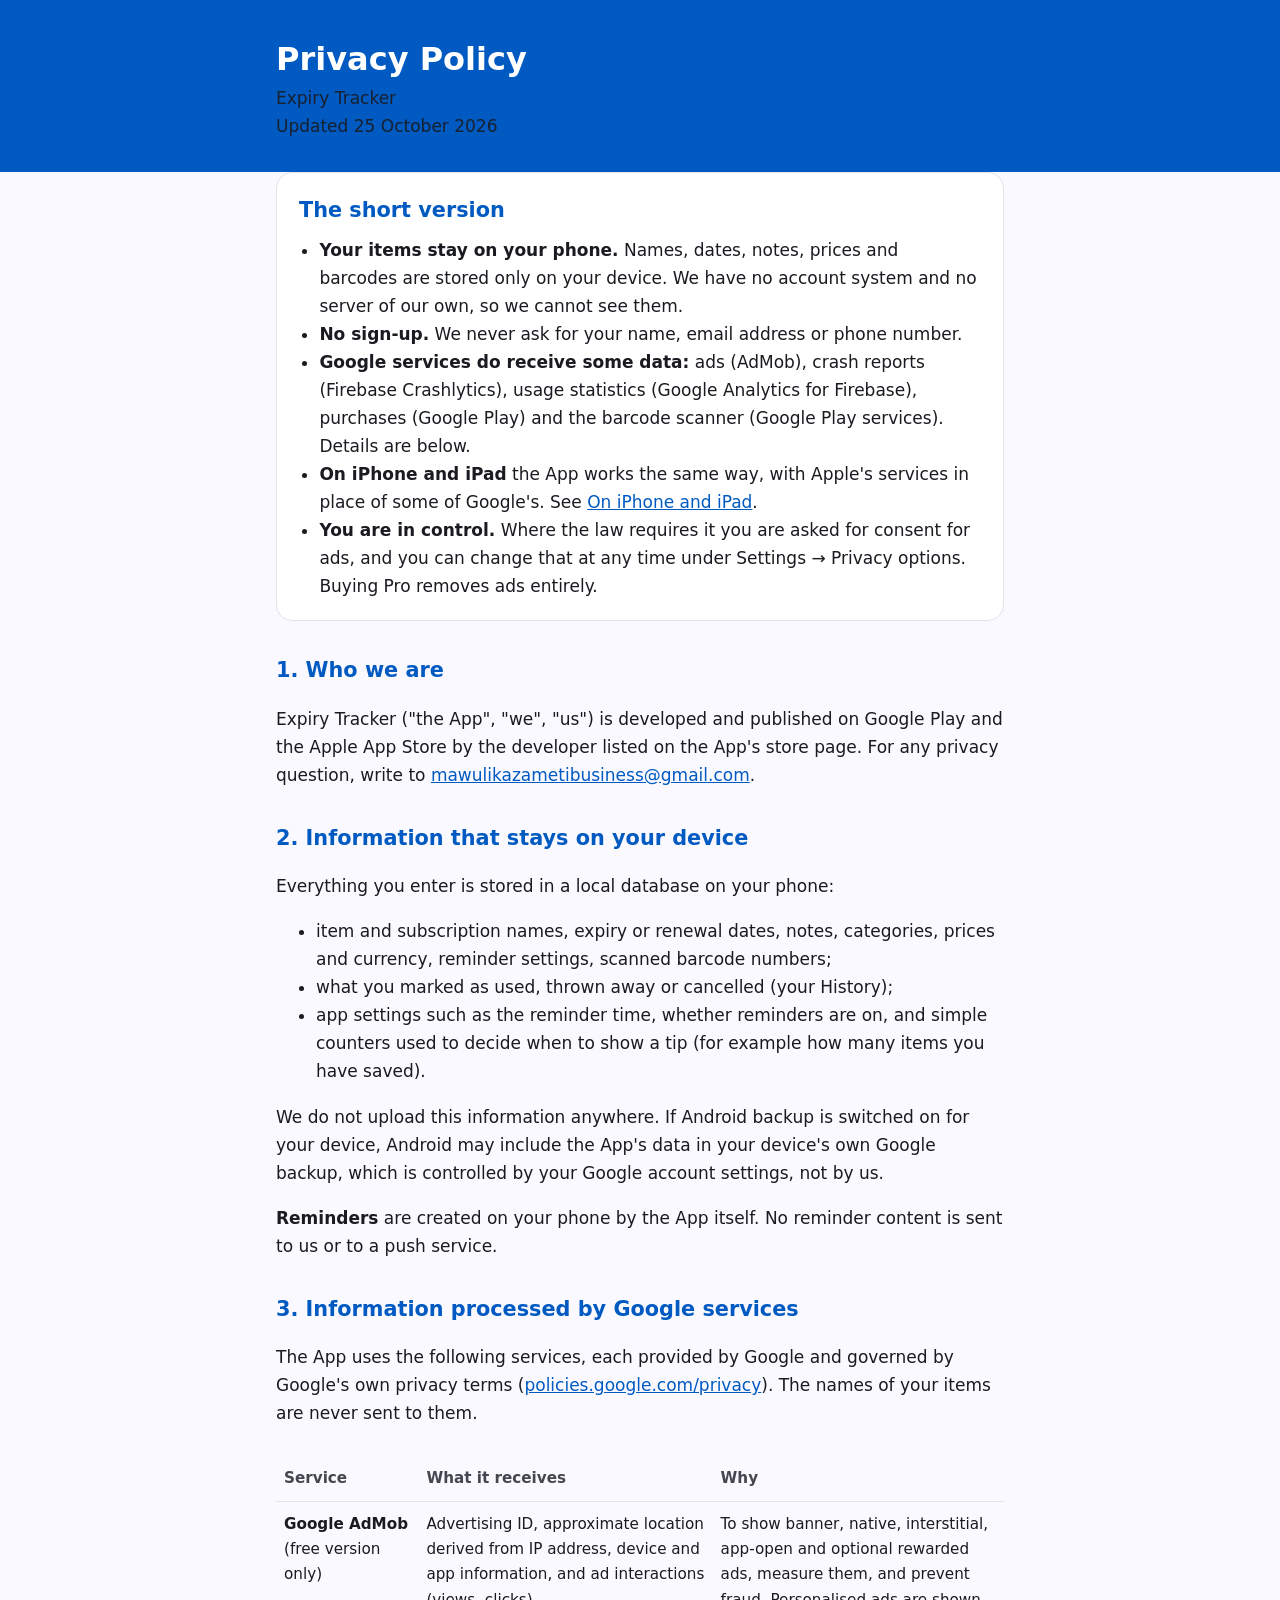
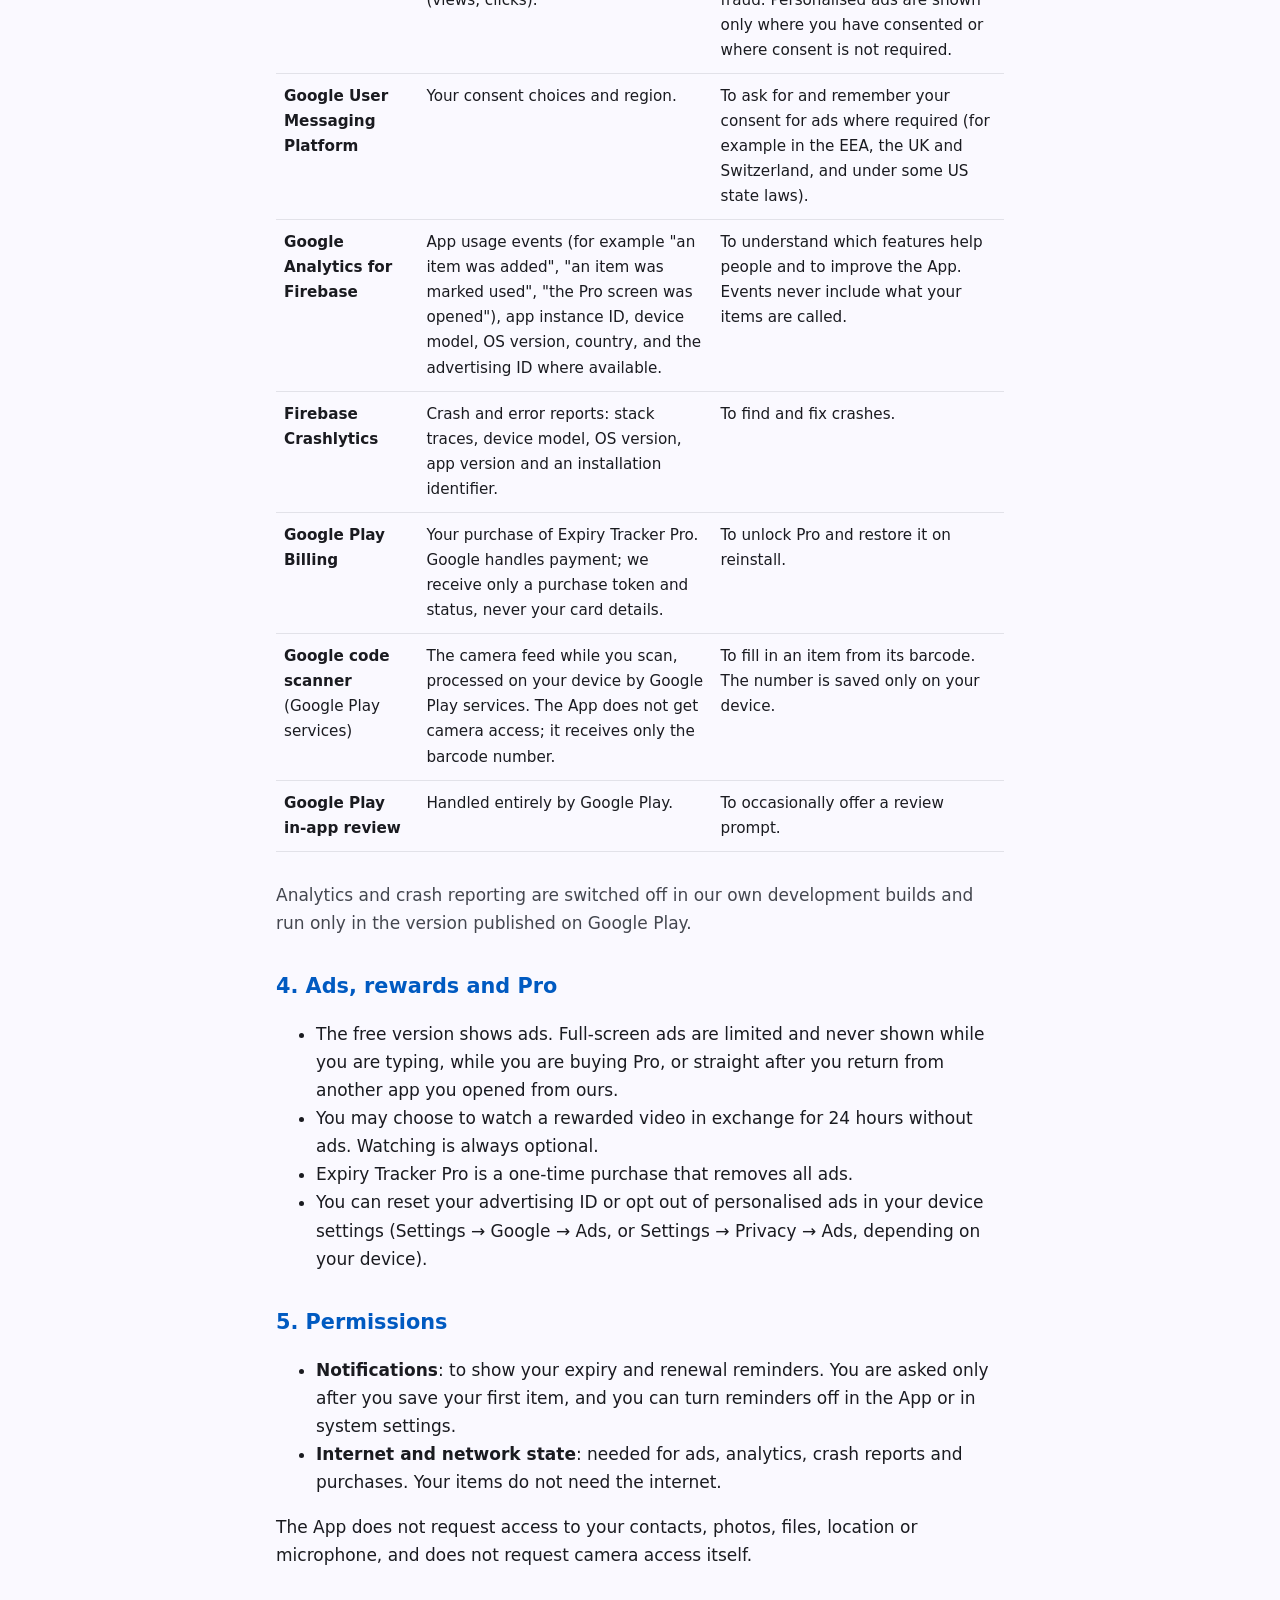
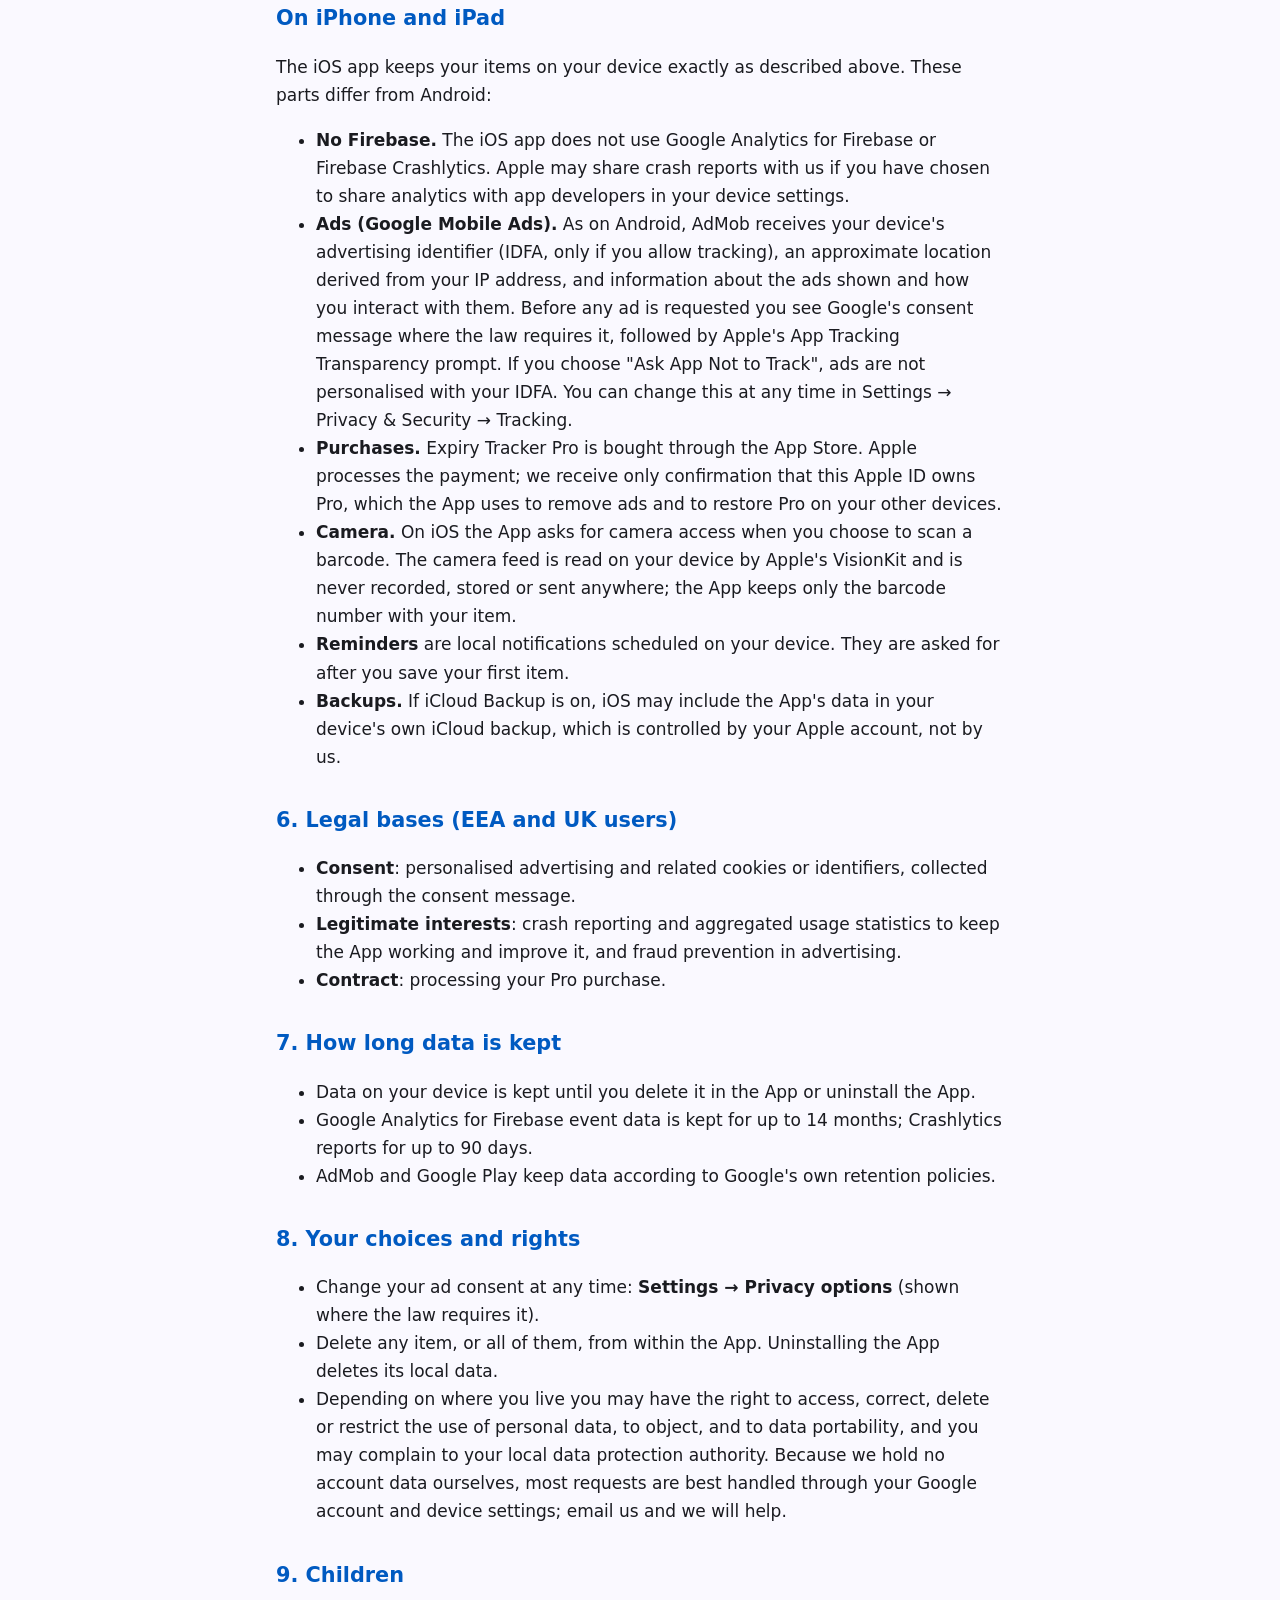
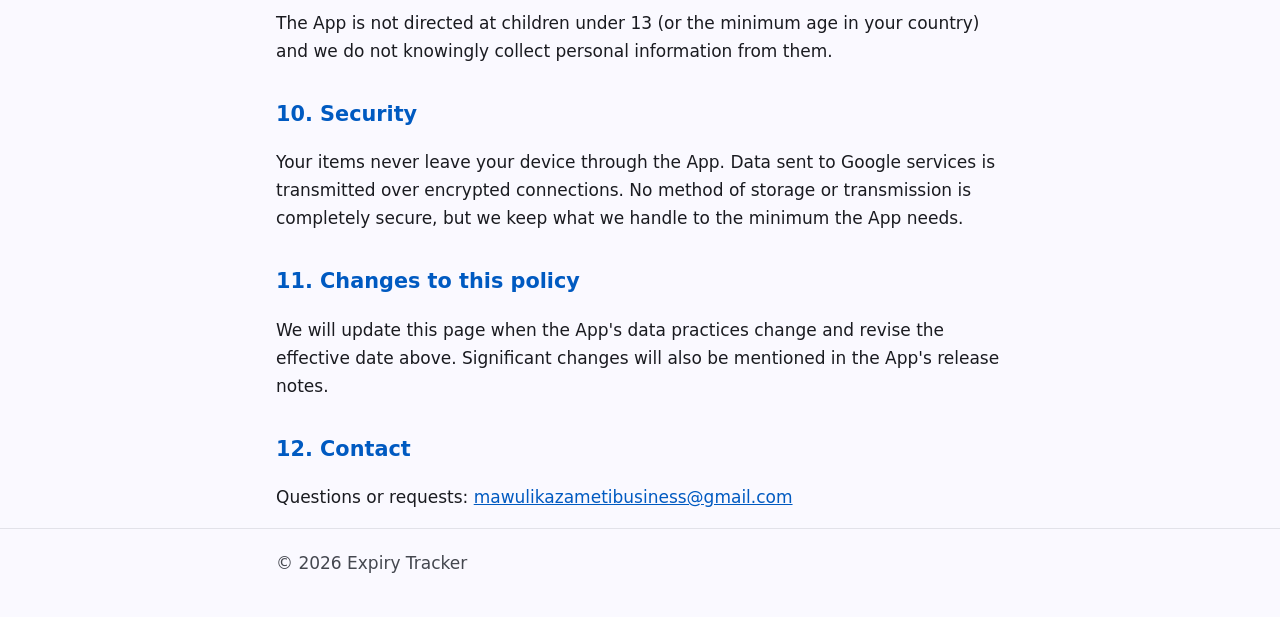
<file: trackexpiry.html>
<!doctype html>
<html lang="en">
<head>
  <meta charset="utf-8">
  <meta name="viewport" content="width=device-width, initial-scale=1">
  <title>Expiry Tracker – Privacy Policy</title>
  <meta name="description" content="How Expiry Tracker handles your data: what stays on your phone, what Google services receive, and the choices you have.">
  <style>
    :root {
      --bg: #faf9ff; --surface: #ffffff; --text: #1a1b20; --muted: #44474f;
      --brand: #005ac1; --brand-soft: #d8e2ff; --line: #e2e2e9;
    }
    @media (prefers-color-scheme: dark) {
      :root {
        --bg: #121318; --surface: #1e1f25; --text: #e2e2e9; --muted: #c4c6d0;
        --brand: #adc6ff; --brand-soft: #004494; --line: #33353a;
      }
    }
    * { box-sizing: border-box; }
    body {
      margin: 0; background: var(--bg); color: var(--text);
      font: 17px/1.65 system-ui, -apple-system, "Segoe UI", Roboto, sans-serif;
    }
    header { background: var(--brand); color: #fff; padding: 40px 16px 32px; }
    @media (prefers-color-scheme: dark) { header { background: var(--brand-soft); } }
    .wrap { max-width: 760px; margin: 0 auto; padding: 0 16px; }
    header h1 { margin: 0 0 6px; font-size: 2rem; line-height: 1.2; }
    header p { margin: 0; opacity: .9; }
    main { padding: 24px 0 64px; }
    .summary {
      background: var(--surface); border: 1px solid var(--line); border-radius: 16px;
      padding: 20px 22px; margin-bottom: 28px;
    }
    .summary h2 { margin-top: 0; }
    .summary ul { margin: 0; padding-left: 1.2em; }
    h2 { font-size: 1.3rem; margin: 32px 0 8px; color: var(--brand); }
    p, li { color: var(--text); }
    .muted { color: var(--muted); }
    table { width: 100%; border-collapse: collapse; margin: 12px 0; font-size: .95rem; }
    th, td { text-align: left; vertical-align: top; padding: 10px 8px; border-bottom: 1px solid var(--line); }
    th { color: var(--muted); font-weight: 600; }
    .table-scroll { overflow-x: auto; }
    a { color: var(--brand); }
    footer { border-top: 1px solid var(--line); padding: 20px 0 40px; }
  </style>
</head>
<body>
<header>
  <div class="wrap">
    <h1>Privacy Policy</h1>
    <p>Expiry Tracker<br>
       Updated 25 October 2026</p>
  </div>
</header>

<main class="wrap">
  <section class="summary" aria-labelledby="short">
    <h2 id="short">The short version</h2>
    <ul>
      <li><strong>Your items stay on your phone.</strong> Names, dates, notes, prices and barcodes are stored only on your device. We have no account system and no server of our own, so we cannot see them.</li>
      <li><strong>No sign-up.</strong> We never ask for your name, email address or phone number.</li>
      <li><strong>Google services do receive some data:</strong> ads (AdMob), crash reports (Firebase Crashlytics), usage statistics (Google Analytics for Firebase), purchases (Google Play) and the barcode scanner (Google Play services). Details are below.</li>
      <li><strong>On iPhone and iPad</strong> the App works the same way, with Apple's services in place of some of Google's. See <a href="#ios">On iPhone and iPad</a>.</li>
      <li><strong>You are in control.</strong> Where the law requires it you are asked for consent for ads, and you can change that at any time under Settings → Privacy options. Buying Pro removes ads entirely.</li>
    </ul>
  </section>

  <h2>1. Who we are</h2>
  <p>Expiry Tracker ("the App", "we", "us") is developed and published on Google Play and the Apple App Store by the developer listed on the App's store page. For any privacy question, write to
     <a href="mailto:mawulikazametibusiness@gmail.com">mawulikazametibusiness@gmail.com</a>.</p>

  <h2>2. Information that stays on your device</h2>
  <p>Everything you enter is stored in a local database on your phone:</p>
  <ul>
    <li>item and subscription names, expiry or renewal dates, notes, categories, prices and currency, reminder settings, scanned barcode numbers;</li>
    <li>what you marked as used, thrown away or cancelled (your History);</li>
    <li>app settings such as the reminder time, whether reminders are on, and simple counters used to decide when to show a tip (for example how many items you have saved).</li>
  </ul>
  <p>We do not upload this information anywhere. If Android backup is switched on for your device, Android may include the App's data in your device's own Google backup, which is controlled by your Google account settings, not by us.</p>
  <p><strong>Reminders</strong> are created on your phone by the App itself. No reminder content is sent to us or to a push service.</p>

  <h2>3. Information processed by Google services</h2>
  <p>The App uses the following services, each provided by Google and governed by Google's own privacy terms (<a href="https://policies.google.com/privacy">policies.google.com/privacy</a>). The names of your items are never sent to them.</p>

  <div class="table-scroll">
  <table>
    <thead><tr><th>Service</th><th>What it receives</th><th>Why</th></tr></thead>
    <tbody>
      <tr>
        <td><strong>Google AdMob</strong> (free version only)</td>
        <td>Advertising ID, approximate location derived from IP address, device and app information, and ad interactions (views, clicks).</td>
        <td>To show banner, native, interstitial, app-open and optional rewarded ads, measure them, and prevent fraud. Personalised ads are shown only where you have consented or where consent is not required.</td>
      </tr>
      <tr>
        <td><strong>Google User Messaging Platform</strong></td>
        <td>Your consent choices and region.</td>
        <td>To ask for and remember your consent for ads where required (for example in the EEA, the UK and Switzerland, and under some US state laws).</td>
      </tr>
      <tr>
        <td><strong>Google Analytics for Firebase</strong></td>
        <td>App usage events (for example "an item was added", "an item was marked used", "the Pro screen was opened"), app instance ID, device model, OS version, country, and the advertising ID where available.</td>
        <td>To understand which features help people and to improve the App. Events never include what your items are called.</td>
      </tr>
      <tr>
        <td><strong>Firebase Crashlytics</strong></td>
        <td>Crash and error reports: stack traces, device model, OS version, app version and an installation identifier.</td>
        <td>To find and fix crashes.</td>
      </tr>
      <tr>
        <td><strong>Google Play Billing</strong></td>
        <td>Your purchase of Expiry Tracker Pro. Google handles payment; we receive only a purchase token and status, never your card details.</td>
        <td>To unlock Pro and restore it on reinstall.</td>
      </tr>
      <tr>
        <td><strong>Google code scanner</strong> (Google Play services)</td>
        <td>The camera feed while you scan, processed on your device by Google Play services. The App does not get camera access; it receives only the barcode number.</td>
        <td>To fill in an item from its barcode. The number is saved only on your device.</td>
      </tr>
      <tr>
        <td><strong>Google Play in-app review</strong></td>
        <td>Handled entirely by Google Play.</td>
        <td>To occasionally offer a review prompt.</td>
      </tr>
    </tbody>
  </table>
  </div>
  <p class="muted">Analytics and crash reporting are switched off in our own development builds and run only in the version published on Google Play.</p>

  <h2>4. Ads, rewards and Pro</h2>
  <ul>
    <li>The free version shows ads. Full-screen ads are limited and never shown while you are typing, while you are buying Pro, or straight after you return from another app you opened from ours.</li>
    <li>You may choose to watch a rewarded video in exchange for 24 hours without ads. Watching is always optional.</li>
    <li>Expiry Tracker Pro is a one-time purchase that removes all ads.</li>
    <li>You can reset your advertising ID or opt out of personalised ads in your device settings (Settings → Google → Ads, or Settings → Privacy → Ads, depending on your device).</li>
  </ul>

  <h2>5. Permissions</h2>
  <ul>
    <li><strong>Notifications</strong>: to show your expiry and renewal reminders. You are asked only after you save your first item, and you can turn reminders off in the App or in system settings.</li>
    <li><strong>Internet and network state</strong>: needed for ads, analytics, crash reports and purchases. Your items do not need the internet.</li>
  </ul>
  <p>The App does not request access to your contacts, photos, files, location or microphone, and does not request camera access itself.</p>

  <h2 id="ios">On iPhone and iPad</h2>
  <p>The iOS app keeps your items on your device exactly as described above. These parts differ from Android:</p>
  <ul>
    <li><strong>No Firebase.</strong> The iOS app does not use Google Analytics for Firebase or Firebase Crashlytics. Apple may share crash reports with us if you have chosen to share analytics with app developers in your device settings.</li>
    <li><strong>Ads (Google Mobile Ads).</strong> As on Android, AdMob receives your device's advertising identifier (IDFA, only if you allow tracking), an approximate location derived from your IP address, and information about the ads shown and how you interact with them. Before any ad is requested you see Google's consent message where the law requires it, followed by Apple's App Tracking Transparency prompt. If you choose "Ask App Not to Track", ads are not personalised with your IDFA. You can change this at any time in Settings → Privacy &amp; Security → Tracking.</li>
    <li><strong>Purchases.</strong> Expiry Tracker Pro is bought through the App Store. Apple processes the payment; we receive only confirmation that this Apple ID owns Pro, which the App uses to remove ads and to restore Pro on your other devices.</li>
    <li><strong>Camera.</strong> On iOS the App asks for camera access when you choose to scan a barcode. The camera feed is read on your device by Apple's VisionKit and is never recorded, stored or sent anywhere; the App keeps only the barcode number with your item.</li>
    <li><strong>Reminders</strong> are local notifications scheduled on your device. They are asked for after you save your first item.</li>
    <li><strong>Backups.</strong> If iCloud Backup is on, iOS may include the App's data in your device's own iCloud backup, which is controlled by your Apple account, not by us.</li>
  </ul>

  <h2>6. Legal bases (EEA and UK users)</h2>
  <ul>
    <li><strong>Consent</strong>: personalised advertising and related cookies or identifiers, collected through the consent message.</li>
    <li><strong>Legitimate interests</strong>: crash reporting and aggregated usage statistics to keep the App working and improve it, and fraud prevention in advertising.</li>
    <li><strong>Contract</strong>: processing your Pro purchase.</li>
  </ul>

  <h2>7. How long data is kept</h2>
  <ul>
    <li>Data on your device is kept until you delete it in the App or uninstall the App.</li>
    <li>Google Analytics for Firebase event data is kept for up to 14 months; Crashlytics reports for up to 90 days.</li>
    <li>AdMob and Google Play keep data according to Google's own retention policies.</li>
  </ul>

  <h2>8. Your choices and rights</h2>
  <ul>
    <li>Change your ad consent at any time: <strong>Settings → Privacy options</strong> (shown where the law requires it).</li>
    <li>Delete any item, or all of them, from within the App. Uninstalling the App deletes its local data.</li>
    <li>Depending on where you live you may have the right to access, correct, delete or restrict the use of personal data, to object, and to data portability, and you may complain to your local data protection authority. Because we hold no account data ourselves, most requests are best handled through your Google account and device settings; email us and we will help.</li>
  </ul>

  <h2>9. Children</h2>
  <p>The App is not directed at children under 13 (or the minimum age in your country) and we do not knowingly collect personal information from them.</p>

  <h2>10. Security</h2>
  <p>Your items never leave your device through the App. Data sent to Google services is transmitted over encrypted connections. No method of storage or transmission is completely secure, but we keep what we handle to the minimum the App needs.</p>

  <h2>11. Changes to this policy</h2>
  <p>We will update this page when the App's data practices change and revise the effective date above. Significant changes will also be mentioned in the App's release notes.</p>

  <h2>12. Contact</h2>
  <p>Questions or requests: <a href="mailto:mawulikazametibusiness@gmail.com">mawulikazametibusiness@gmail.com</a></p>
</main>

<footer>
  <div class="wrap muted">© 2026 Expiry Tracker</div>
</footer>
</body>
</html>
</file>
